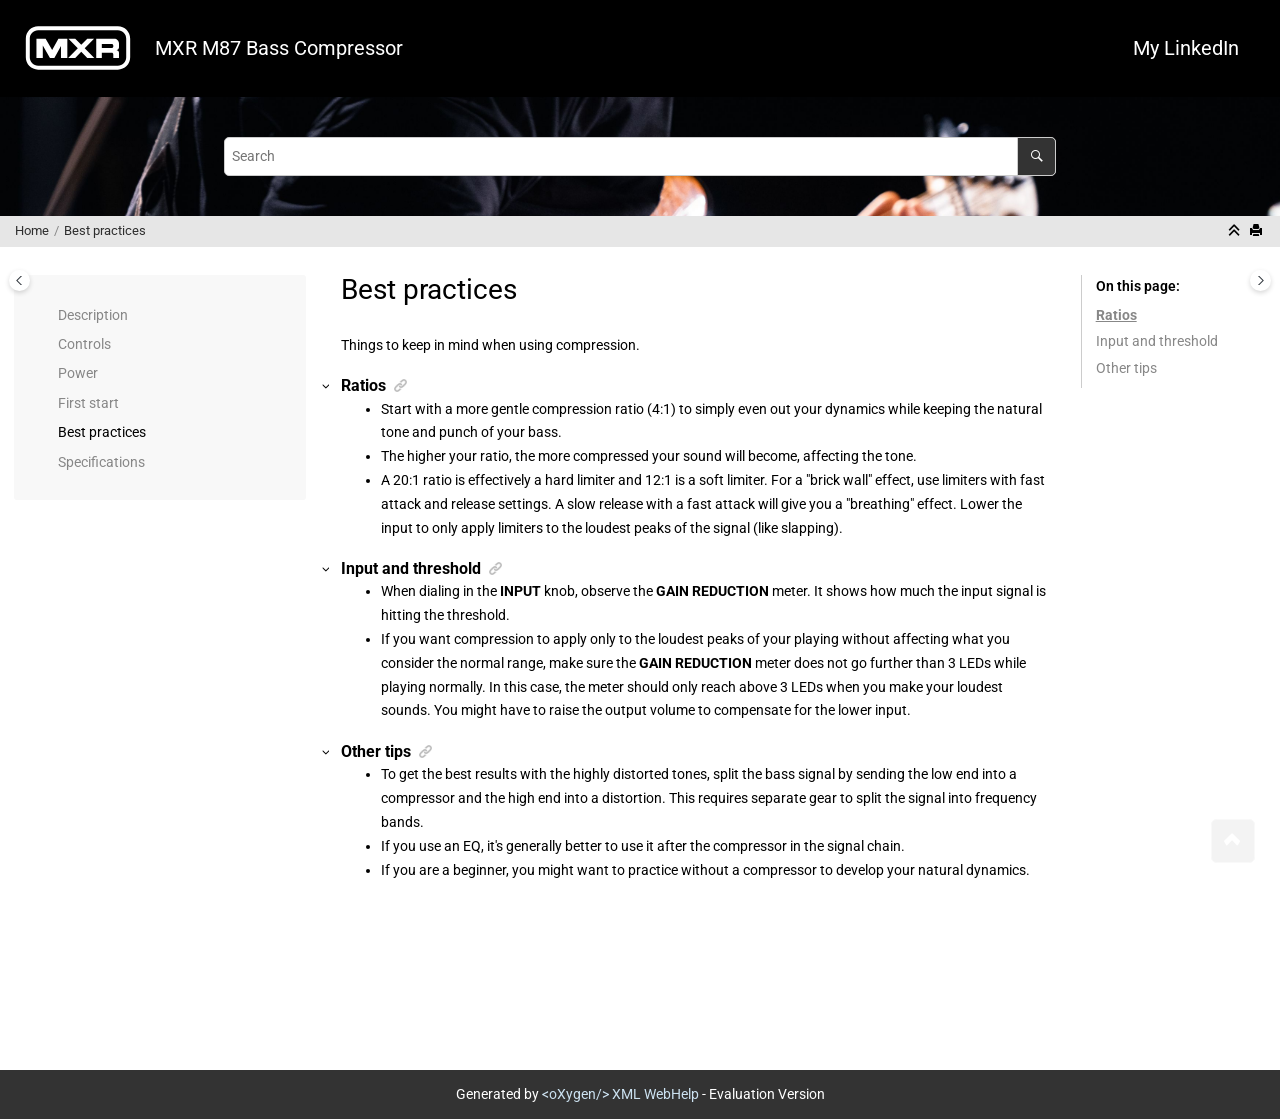
<file: webhelp-responsive/best_practices.html>
<!DOCTYPE html><html xmlns="http://www.w3.org/1999/xhtml" xml:lang="en" lang="en" data-whc_version="28.1">
    <head><link rel="shortcut icon" href="favicon.svg?buildId=20260828114402"/><link rel="icon" href="favicon.svg?buildId=20260828114402"/><meta http-equiv="Content-Type" content="text/html; charset=UTF-8"/><meta name="viewport" content="width=device-width, initial-scale=1.0"/><meta http-equiv="X-UA-Compatible" content="IE=edge"/><meta name="DC.rights.owner" content="(C) Copyright 2026"/><meta name="copyright" content="(C) Copyright 2026"/><meta name="generator" content="DITA-OT"/><meta name="DC.type" content="topic"/><meta name="description" content="Things to keep in mind when using compression."/><meta name="DC.format" content="HTML5"/><meta name="DC.identifier" content="best_practices"/>        
      <title>Best practices</title><!--  Generated with Oxygen version 28.1, build number 2026061900.  --><meta name="wh-path2root" content=""/><meta name="wh-toc-id" content="best_practices-d178e62"/><meta name="wh-source-relpath" content="best_practices.dita"/><meta name="wh-out-relpath" content="best_practices.html"/>
    <link rel="stylesheet" type="text/css" href="./oxygen-webhelp/app/bootstrap.css?buildId=2026061900"/>
    <link rel="stylesheet" type="text/css" href="./oxygen-webhelp/app/jquery-ui.css?buildId=2026061900"/>
        
    <link rel="stylesheet" type="text/css" href="./oxygen-webhelp/app/topic.css?buildId=2026061900"/>
<link rel="stylesheet" type="text/css" href="oxygen-webhelp/template/oxygen-red.css?buildId=20260828114402"/><link rel="stylesheet" type="text/css" href="oxygen-webhelp/template/notes.css?buildId=20260828114402"/>
    <script src="./oxygen-webhelp/app/options/properties.js?buildId=20260828114402"></script>
    <script src="./oxygen-webhelp/app/themes.js?buildId=20260828114402"></script>
    <script src="./oxygen-webhelp/app/localization/strings.js?buildId=2026061900"></script>
    <script src="./oxygen-webhelp/app/search/index/keywords.js?buildId=20260828114402"></script>
    
    <script defer="defer" src="./oxygen-webhelp/app/jquery.js?buildId=2026061900"></script>
    <script defer="defer" src="./oxygen-webhelp/app/jquery-ui.js?buildId=2026061900"></script>
    <script defer="defer" src="./oxygen-webhelp/app/jquery-bootpag.js?buildId=2026061900"></script>
    <script defer="defer" src="./oxygen-webhelp/app/jquery-highlight.js?buildId=2026061900"></script>
    <script defer="defer" src="./oxygen-webhelp/app/popperjs-core.js?buildId=2026061900"></script>
    <script defer="defer" src="./oxygen-webhelp/app/bootstrap.js?buildId=2026061900"></script>
    <script defer="defer" src="./oxygen-webhelp/app/dompurify.js?buildId=2026061900"></script>
    <script defer="defer" src="./oxygen-webhelp/app/image-map.js?buildId=2026061900"></script>
    <script defer="defer" src="./oxygen-webhelp/app/maphilight.js?buildId=2026061900"></script>

    <script defer="defer" src="./oxygen-webhelp/app/topic.js?buildId=2026061900"></script>
<link rel="stylesheet" type="text/css" href="webhelp-custom.css"/></head>

    <body id="best_practices" class="wh_topic_page frmBody">
        <a class="visually-hidden-focusable" id="wh_jump_to_content" href="#wh_topic_body">
            Jump to main content
        </a>
        
        
        
        
        <header class="navbar navbar-default wh_header">
    <div class="container-fluid navbar-expand-md">
        <div class="wh_header_flex_container navbar-nav navbar-dark">
            <div class="wh_logo_and_publication_title_container">
                <div class="wh_logo_and_publication_title">
                    
                    <a href="https://www.jimdunlop.com/products/electronics/mxr/" class=" wh_logo d-none d-sm-block " target="_blank" rel="noopener"><img src="mxr-logo.svg?buildId=20260828114402" alt="MXR M87 Bass Compressor"/></a>
                    <div class=" wh_publication_title "><a href="index.html"><span class="title">MXR M87 Bass Compressor</span></a></div>
                    
                </div>
                
                <button type="button" data-bs-target="#wh_top_menu_and_indexterms_link" id="wh_menu_mobile_button" data-bs-toggle="collapse" class="navbar-toggler collapsed wh_toggle_button" aria-expanded="false" aria-label="Toggle menu" aria-controls="wh_top_menu_and_indexterms_link">
                    <span class="navbar-toggler-icon"></span>
                </button>
            </div>

            <div class="wh_top_menu_and_indexterms_link collapse navbar-collapse" id="wh_top_menu_and_indexterms_link">
                
                <nav class=" wh_top_menu " aria-label="Menu Container"><ul role="menubar" aria-label="Menu"><li role="menuitem"><span id="description-d178e13-mi" data-tocid="description-d178e13" data-state="leaf" class=" topicref " data-id="description"><span class="title"><a href="description.html">Description</a></span></span></li><li role="menuitem"><span id="controls-d178e25-mi" data-tocid="controls-d178e25" data-state="leaf" class=" topicref " data-id="controls"><span class="title"><a href="controls.html">Controls</a></span></span></li><li role="menuitem"><span id="power-d178e37-mi" data-tocid="power-d178e37" data-state="leaf" class=" topicref " data-id="power"><span class="title"><a href="power.html">Power</a></span></span></li><li role="menuitem"><span id="first_start-d178e49-mi" data-tocid="first_start-d178e49" data-state="leaf" class=" topicref " data-id="first_start"><span class="title"><a href="first_start.html">First start</a></span></span></li><li role="menuitem"><span id="best_practices-d178e62-mi" data-tocid="best_practices-d178e62" data-state="leaf" class=" topicref " data-id="best_practices"><span class="title"><a href="best_practices.html">Best practices</a></span></span></li><li role="menuitem"><span id="specifications-d178e74-mi" data-tocid="specifications-d178e74" data-state="leaf" class=" topicref " data-id="specifications"><span class="title"><a href="specifications.html">Specifications</a></span></span></li></ul></nav>
                
                
                <div class="custom-header-link">
    <a href="https://www.linkedin.com/in/lev-pullynen/">My LinkedIn</a>
</div>
            </div>
        </div>
    </div>
</header>
        
        
         
        
        <div class=" wh_search_input navbar-form wh_topic_page_search search " role="form">
            
            
            
            <form id="searchForm" method="get" role="search" action="search.html"><div><input type="search" placeholder="Search " class="wh_search_textfield" id="textToSearch" name="searchQuery" aria-label="Search query" required="required"/><button type="submit" class="wh_search_button" aria-label="Search"><span class="search_input_text">Search</span></button></div></form>
            
            
            
        </div>
        
        <div class="container-fluid navbar-expand-md" id="wh_topic_container">
            <div class="row">

                <nav class="wh_tools d-print-none" aria-label="Tools">
                    
                    <div data-tooltip-position="bottom" class=" wh_breadcrumb "><ol class="d-print-none"><li><span class="home"><a href="index.html"><span>Home</span></a></span></li><li class="active"><div class="topicref" data-id="best_practices"><div class="title"><a href="best_practices.html">Best practices</a><div class="wh-tooltip"><p class="shortdesc">Things to keep in mind when using compression.</p></div></div></div></li></ol></div>
                    
                    
                    
                    <div class="wh_right_tools">
                        <button class="wh_hide_highlight" aria-label="Toggle search highlights" title="Toggle search highlights"></button>
                        <button class="webhelp_full_width_link" data-next-state="expanded" aria-label="Maximize to full width" title="Maximize to full width"></button>
                        <button class="webhelp_expand_collapse_sections" data-next-state="collapsed" aria-label="Collapse sections" title="Collapse sections"></button>
                        
                        
                        
                        
                        <div class=" wh_print_link print d-none d-md-inline-block "><button onClick="window.print()" title="Print this page" aria-label="Print this page"></button></div>
                        
                        
                        <button type="button" id="wh_toc_button" class="custom-toggler navbar-toggler collapsed wh_toggle_button navbar-light" aria-expanded="false" aria-label="Toggle publishing table of content" aria-controls="wh_publication_toc">
                            <span class="navbar-toggler-icon"></span>
                        </button>
                    </div>
                    
                </nav>
            </div>
            
            
            
            
            <div class="wh_content_area">
                <div class="row">
                    
                        <nav class="col-xxl-3 col-lg-3 col-md-3 col-sm-12 d-md-block d-none d-print-none" id="wh_publication_toc" aria-label="Table of Contents Container">
                            <div id="wh_publication_toc_content">
	                            <button id="wh_close_publication_toc_button" class="close-toc-button d-none" aria-label="Toggle publishing table of content" aria-controls="wh_publication_toc" aria-expanded="true">
		                            <span class="close-toc-icon-container">
		                                <span class="close-toc-icon"></span>     
		                            </span>
		                        </button>
		                        
                            	<div class=" wh_publication_toc " data-tooltip-position="bottom"><span class="expand-button-action-labels"><span id="button-expand-action" role="button" aria-label="Expand"></span><span id="button-collapse-action" role="button" aria-label="Collapse"></span><span id="button-pending-action" role="button" aria-label="Pending"></span></span><ul role="tree" aria-label="Table of Contents"><li role="treeitem"><div data-tocid="description-d178e13" class="topicref" data-id="description" data-state="leaf"><span class="wh-expand-btn"></span><div class="title"><a href="description.html" id="description-d178e13-link">Description</a><div class="wh-tooltip"><p class="shortdesc">MXR M87 Bass Compressor is a compressor pedal for bass guitar.</p></div></div></div></li><li role="treeitem"><div data-tocid="controls-d178e25" class="topicref" data-id="controls" data-state="leaf"><span class="wh-expand-btn"></span><div class="title"><a href="controls.html" id="controls-d178e25-link">Controls</a><div class="wh-tooltip"><p class="shortdesc">Use the pedal’s control knobs to shape how your signal is compressed. </p></div></div></div></li><li role="treeitem"><div data-tocid="power-d178e37" class="topicref" data-id="power" data-state="leaf"><span class="wh-expand-btn"></span><div class="title"><a href="power.html" id="power-d178e37-link">Power</a><div class="wh-tooltip"><p class="shortdesc">The pedal requires 9V DC power to operate.</p></div></div></div></li><li role="treeitem"><div data-tocid="first_start-d178e49" class="topicref" data-id="first_start" data-state="leaf"><span class="wh-expand-btn"></span><div class="title"><a href="first_start.html" id="first_start-d178e49-link">First start</a><div class="wh-tooltip"><p class="shortdesc">This is a basic workflow with the compressor as your only pedal. </p></div></div></div></li><li role="treeitem" class="active"><div data-tocid="best_practices-d178e62" class="topicref" data-id="best_practices" data-state="leaf"><span class="wh-expand-btn"></span><div class="title"><a href="best_practices.html" id="best_practices-d178e62-link">Best practices</a><div class="wh-tooltip"><p class="shortdesc">Things to keep in mind when using compression.</p></div></div></div></li><li role="treeitem"><div data-tocid="specifications-d178e74" class="topicref" data-id="specifications" data-state="leaf"><span class="wh-expand-btn"></span><div class="title"><a href="specifications.html" id="specifications-d178e74-link">Specifications</a><div class="wh-tooltip"><p class="shortdesc">The list of technical details of the MXR M87 Bass Compressor.</p></div></div></div></li></ul></div>
		                        
                            </div>
                        </nav>
                    
                    
                    <div class="col-xxl-7 col-lg-7 col-md-9 col-sm-12" id="wh_topic_body">
                        
                        <div class=" wh_topic_content body "><main role="main"><article class="- topic/topic topic" role="article" aria-labelledby="ariaid-title1">
    <h1 class="- topic/title title topictitle1" id="ariaid-title1">Best practices</h1>
    
    <div class="- topic/body body"><p class="- topic/shortdesc shortdesc">Things to keep in mind when using compression.</p>
        <section class="- topic/section section" id="best_practices__section_r1l_fhs_3kc" data-ofbid="best_practices__section_r1l_fhs_3kc"><h2 class="- topic/title title sectiontitle">Ratios</h2>
            
            <ul class="- topic/ul ul" id="best_practices__ul_vxv_dhs_3kc" data-ofbid="best_practices__ul_vxv_dhs_3kc">
                <li class="- topic/li li">Start with a more gentle compression ratio (4:1) to simply even out your
                    dynamics while keeping the natural tone and punch of your bass.</li>
                <li class="- topic/li li">The higher your ratio, the more compressed your sound will become, affecting the
                    tone. </li>
                <li class="- topic/li li">A 20:1 ratio is effectively a hard limiter and 12:1 is a soft limiter. For a
                    "brick wall" effect, use limiters with fast attack and release settings. A slow
                    release with a fast attack will give you a "breathing" effect. Lower the input
                    to only apply limiters to the loudest peaks of the signal (like slapping).</li>
            </ul>
        </section>
        <section class="- topic/section section" id="best_practices__section_pmq_yvs_3kc" data-ofbid="best_practices__section_pmq_yvs_3kc"><h2 class="- topic/title title sectiontitle">Input and threshold</h2>
            
            <ul class="- topic/ul ul" id="best_practices__ul_cjy_zvs_3kc" data-ofbid="best_practices__ul_cjy_zvs_3kc">
                <li class="- topic/li li">When dialing in the <span class="+ topic/ph ui-d/uicontrol ph uicontrol">INPUT</span> knob, observe the <span class="+ topic/ph ui-d/uicontrol ph uicontrol">GAIN REDUCTION</span> meter.
                    It shows how much the input signal is hitting the threshold.</li>
                <li class="- topic/li li">If you want compression to apply only to the loudest peaks of your playing
                    without affecting what you consider the normal range, make sure the
                        <span class="+ topic/ph ui-d/uicontrol ph uicontrol">GAIN REDUCTION</span> meter does not go further than 3 LEDs
                    while playing normally. In this case, the meter should only reach above 3 LEDs
                    when you make your loudest sounds. You might have to raise the output volume to
                    compensate for the lower input.</li>
            </ul>
        </section>
        <section class="- topic/section section" id="best_practices__section_jtn_txs_3kc" data-ofbid="best_practices__section_jtn_txs_3kc"><h2 class="- topic/title title sectiontitle">Other tips</h2>
            
            <ul class="- topic/ul ul" id="best_practices__ul_kbk_5xs_3kc" data-ofbid="best_practices__ul_kbk_5xs_3kc">
                <li class="- topic/li li">To get the best results with the highly distorted tones, split the bass signal
                    by sending the low end into a compressor and the high end into a distortion.
                    This requires separate gear to split the signal into frequency bands.</li>
                <li class="- topic/li li">If you use an EQ, it's generally better to use it after the compressor in the
                    signal chain.</li>
                <li class="- topic/li li">If you are a beginner, you might want to practice without a compressor to
                    develop your natural dynamics.</li>
            </ul>
        </section>
    </div>
</article></main></div>
                        
                        
                        
                        
                        
                        
                    </div>
                    
                        <nav role="navigation" id="wh_topic_toc" aria-label="On this page" class="col-xxl-2 col-lg-2 d-none d-lg-block navbar d-print-none"> 
                            <div id="wh_topic_toc_content">
              	                <button id="wh_close_topic_toc_button" class="close-toc-button d-none" aria-label="Toggle topic table of content" aria-controls="wh_topic_toc" aria-expanded="true">
		                            <span class="close-toc-icon-container">
		                                <span class="close-toc-icon"></span>     
		                            </span>
		                        </button>
		                        
	                            <div class=" wh_topic_toc "><div class="wh_topic_label">On this page</div><ul><li class="section-item"><div class="section-title"><a href="#best_practices__section_r1l_fhs_3kc" data-tocid="best_practices__section_r1l_fhs_3kc">Ratios</a></div></li><li class="section-item"><div class="section-title"><a href="#best_practices__section_pmq_yvs_3kc" data-tocid="best_practices__section_pmq_yvs_3kc">Input and threshold</a></div></li><li class="section-item"><div class="section-title"><a href="#best_practices__section_jtn_txs_3kc" data-tocid="best_practices__section_jtn_txs_3kc">Other tips</a></div></li></ul></div>
	                        	
                        	</div>
                        </nav>
                    
                </div>
            </div>
            
            
            
        </div> 
        <footer class="navbar navbar-default wh_footer">
  <div class=" footer-container mx-auto ">
    Generated by <a class="oxyFooter" href="http://www.oxygenxml.com/xml_webhelp.html" target="_blank" rel="noopener">&lt;oXygen/&gt; XML WebHelp</a> - Evaluation Version
  </div>
</footer>
        
        <button id="go2top" class="d-print-none" title="Go to top">
            <span class="oxy-icon oxy-icon-up"></span>
        </button>
        
        <div id="modal_img_large" class="modal">
            <span class="close oxy-icon oxy-icon-remove"></span>
            <div id="modal_img_container"></div>
            <div id="caption"></div>
        </div>
        
        
        
    </body>
</html>
</file>
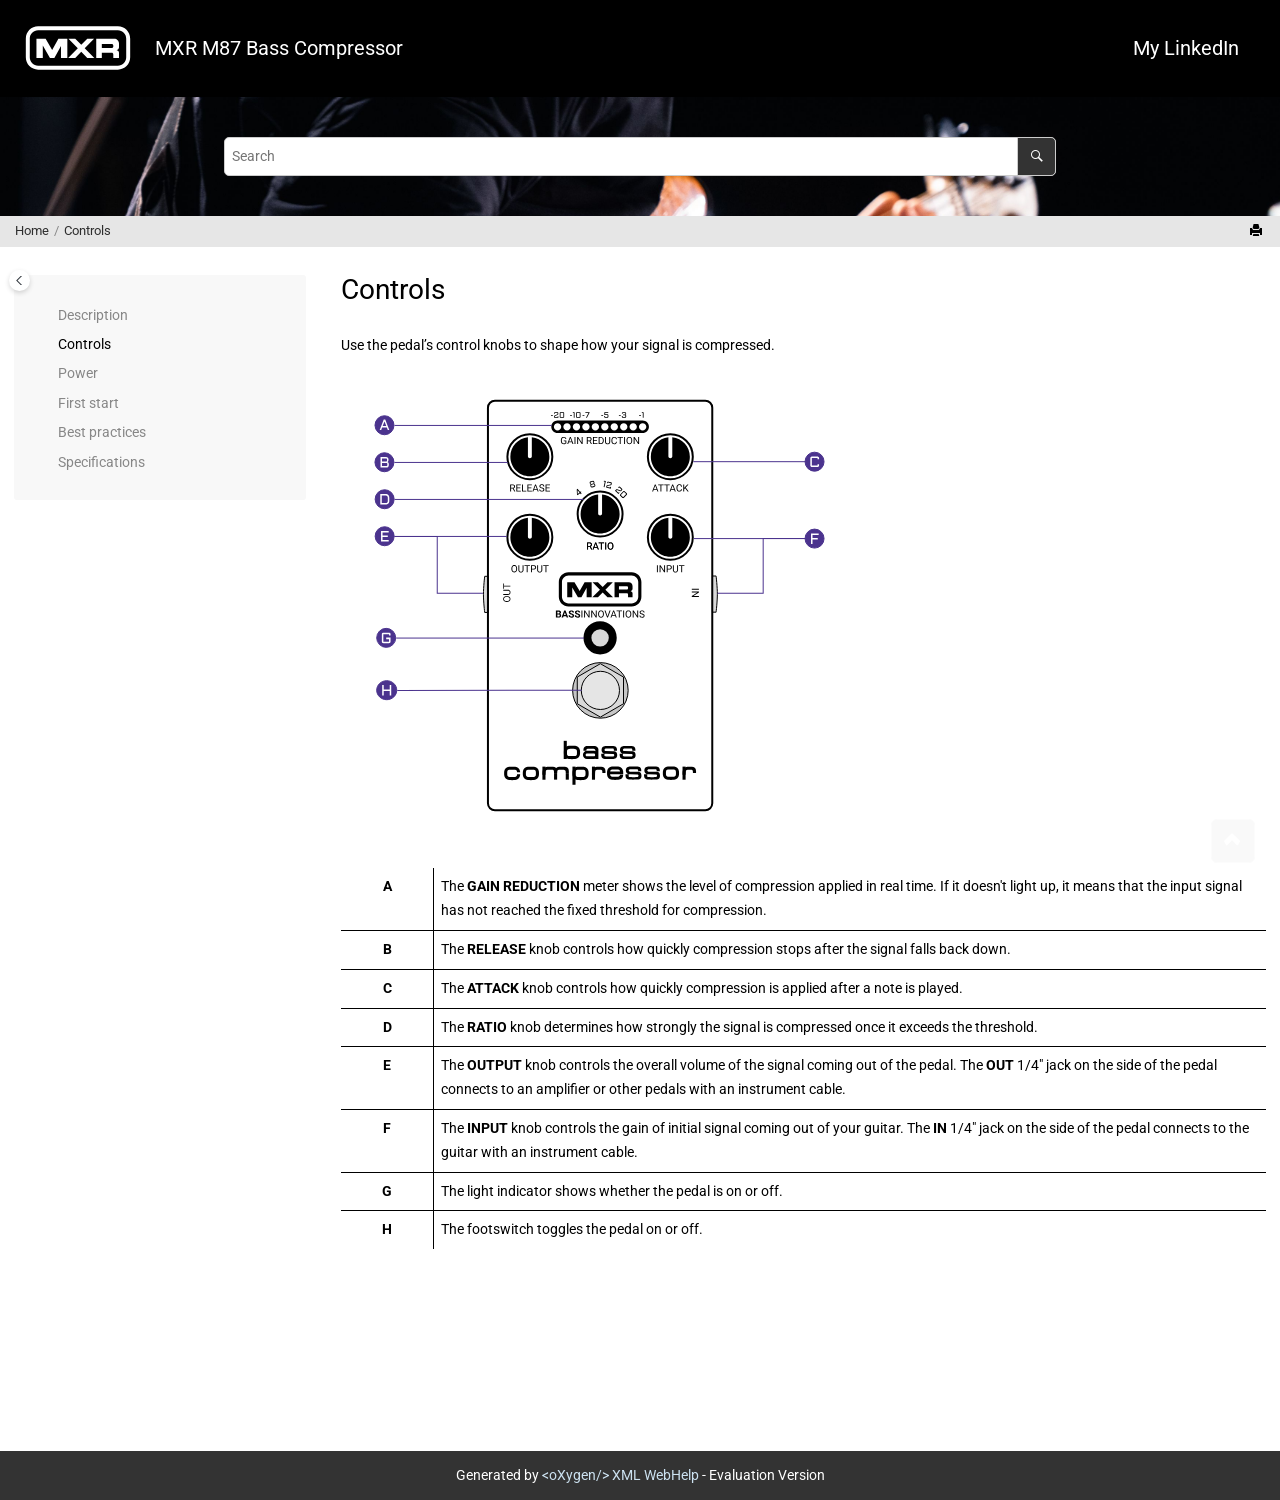
<file: webhelp-responsive/controls.html>
<!DOCTYPE html><html xmlns="http://www.w3.org/1999/xhtml" xml:lang="en" lang="en" data-whc_version="28.1">
    <head><link rel="shortcut icon" href="favicon.svg?buildId=20260828114402"/><link rel="icon" href="favicon.svg?buildId=20260828114402"/><meta http-equiv="Content-Type" content="text/html; charset=UTF-8"/><meta name="viewport" content="width=device-width, initial-scale=1.0"/><meta http-equiv="X-UA-Compatible" content="IE=edge"/><meta name="DC.rights.owner" content="(C) Copyright 2026"/><meta name="copyright" content="(C) Copyright 2026"/><meta name="generator" content="DITA-OT"/><meta name="DC.type" content="reference"/><meta name="description" content="Use the pedal’s control knobs to shape how your signal is compressed."/><meta name="DC.format" content="HTML5"/><meta name="DC.identifier" content="controls"/>        
      <title>Controls</title><!--  Generated with Oxygen version 28.1, build number 2026061900.  --><meta name="wh-path2root" content=""/><meta name="wh-toc-id" content="controls-d178e25"/><meta name="wh-source-relpath" content="controls.dita"/><meta name="wh-out-relpath" content="controls.html"/>
    <link rel="stylesheet" type="text/css" href="./oxygen-webhelp/app/bootstrap.css?buildId=2026061900"/>
    <link rel="stylesheet" type="text/css" href="./oxygen-webhelp/app/jquery-ui.css?buildId=2026061900"/>
        
    <link rel="stylesheet" type="text/css" href="./oxygen-webhelp/app/topic.css?buildId=2026061900"/>
<link rel="stylesheet" type="text/css" href="oxygen-webhelp/template/oxygen-red.css?buildId=20260828114402"/><link rel="stylesheet" type="text/css" href="oxygen-webhelp/template/notes.css?buildId=20260828114402"/>
    <script src="./oxygen-webhelp/app/options/properties.js?buildId=20260828114402"></script>
    <script src="./oxygen-webhelp/app/themes.js?buildId=20260828114402"></script>
    <script src="./oxygen-webhelp/app/localization/strings.js?buildId=2026061900"></script>
    <script src="./oxygen-webhelp/app/search/index/keywords.js?buildId=20260828114402"></script>
    
    <script defer="defer" src="./oxygen-webhelp/app/jquery.js?buildId=2026061900"></script>
    <script defer="defer" src="./oxygen-webhelp/app/jquery-ui.js?buildId=2026061900"></script>
    <script defer="defer" src="./oxygen-webhelp/app/jquery-bootpag.js?buildId=2026061900"></script>
    <script defer="defer" src="./oxygen-webhelp/app/jquery-highlight.js?buildId=2026061900"></script>
    <script defer="defer" src="./oxygen-webhelp/app/popperjs-core.js?buildId=2026061900"></script>
    <script defer="defer" src="./oxygen-webhelp/app/bootstrap.js?buildId=2026061900"></script>
    <script defer="defer" src="./oxygen-webhelp/app/dompurify.js?buildId=2026061900"></script>
    <script defer="defer" src="./oxygen-webhelp/app/image-map.js?buildId=2026061900"></script>
    <script defer="defer" src="./oxygen-webhelp/app/maphilight.js?buildId=2026061900"></script>

    <script defer="defer" src="./oxygen-webhelp/app/topic.js?buildId=2026061900"></script>
<link rel="stylesheet" type="text/css" href="webhelp-custom.css"/></head>

    <body id="controls" class="wh_topic_page frmBody">
        <a class="visually-hidden-focusable" id="wh_jump_to_content" href="#wh_topic_body">
            Jump to main content
        </a>
        
        
        
        
        <header class="navbar navbar-default wh_header">
    <div class="container-fluid navbar-expand-md">
        <div class="wh_header_flex_container navbar-nav navbar-dark">
            <div class="wh_logo_and_publication_title_container">
                <div class="wh_logo_and_publication_title">
                    
                    <a href="https://www.jimdunlop.com/products/electronics/mxr/" class=" wh_logo d-none d-sm-block " target="_blank" rel="noopener"><img src="mxr-logo.svg?buildId=20260828114402" alt="MXR M87 Bass Compressor"/></a>
                    <div class=" wh_publication_title "><a href="index.html"><span class="title">MXR M87 Bass Compressor</span></a></div>
                    
                </div>
                
                <button type="button" data-bs-target="#wh_top_menu_and_indexterms_link" id="wh_menu_mobile_button" data-bs-toggle="collapse" class="navbar-toggler collapsed wh_toggle_button" aria-expanded="false" aria-label="Toggle menu" aria-controls="wh_top_menu_and_indexterms_link">
                    <span class="navbar-toggler-icon"></span>
                </button>
            </div>

            <div class="wh_top_menu_and_indexterms_link collapse navbar-collapse" id="wh_top_menu_and_indexterms_link">
                
                <nav class=" wh_top_menu " aria-label="Menu Container"><ul role="menubar" aria-label="Menu"><li role="menuitem"><span id="description-d178e13-mi" data-tocid="description-d178e13" data-state="leaf" class=" topicref " data-id="description"><span class="title"><a href="description.html">Description</a></span></span></li><li role="menuitem"><span id="controls-d178e25-mi" data-tocid="controls-d178e25" data-state="leaf" class=" topicref " data-id="controls"><span class="title"><a href="controls.html">Controls</a></span></span></li><li role="menuitem"><span id="power-d178e37-mi" data-tocid="power-d178e37" data-state="leaf" class=" topicref " data-id="power"><span class="title"><a href="power.html">Power</a></span></span></li><li role="menuitem"><span id="first_start-d178e49-mi" data-tocid="first_start-d178e49" data-state="leaf" class=" topicref " data-id="first_start"><span class="title"><a href="first_start.html">First start</a></span></span></li><li role="menuitem"><span id="best_practices-d178e62-mi" data-tocid="best_practices-d178e62" data-state="leaf" class=" topicref " data-id="best_practices"><span class="title"><a href="best_practices.html">Best practices</a></span></span></li><li role="menuitem"><span id="specifications-d178e74-mi" data-tocid="specifications-d178e74" data-state="leaf" class=" topicref " data-id="specifications"><span class="title"><a href="specifications.html">Specifications</a></span></span></li></ul></nav>
                
                
                <div class="custom-header-link">
    <a href="https://www.linkedin.com/in/lev-pullynen/">My LinkedIn</a>
</div>
            </div>
        </div>
    </div>
</header>
        
        
         
        
        <div class=" wh_search_input navbar-form wh_topic_page_search search " role="form">
            
            
            
            <form id="searchForm" method="get" role="search" action="search.html"><div><input type="search" placeholder="Search " class="wh_search_textfield" id="textToSearch" name="searchQuery" aria-label="Search query" required="required"/><button type="submit" class="wh_search_button" aria-label="Search"><span class="search_input_text">Search</span></button></div></form>
            
            
            
        </div>
        
        <div class="container-fluid navbar-expand-md" id="wh_topic_container">
            <div class="row">

                <nav class="wh_tools d-print-none" aria-label="Tools">
                    
                    <div data-tooltip-position="bottom" class=" wh_breadcrumb "><ol class="d-print-none"><li><span class="home"><a href="index.html"><span>Home</span></a></span></li><li class="active"><div class="topicref" data-id="controls"><div class="title"><a href="controls.html">Controls</a><div class="wh-tooltip"><p class="shortdesc">Use the pedal’s control knobs to shape how your signal is compressed. </p></div></div></div></li></ol></div>
                    
                    
                    
                    <div class="wh_right_tools">
                        <button class="wh_hide_highlight" aria-label="Toggle search highlights" title="Toggle search highlights"></button>
                        <button class="webhelp_full_width_link" data-next-state="expanded" aria-label="Maximize to full width" title="Maximize to full width"></button>
                        <button class="webhelp_expand_collapse_sections" data-next-state="collapsed" aria-label="Collapse sections" title="Collapse sections"></button>
                        
                        
                        
                        
                        <div class=" wh_print_link print d-none d-md-inline-block "><button onClick="window.print()" title="Print this page" aria-label="Print this page"></button></div>
                        
                        
                        <button type="button" id="wh_toc_button" class="custom-toggler navbar-toggler collapsed wh_toggle_button navbar-light" aria-expanded="false" aria-label="Toggle publishing table of content" aria-controls="wh_publication_toc">
                            <span class="navbar-toggler-icon"></span>
                        </button>
                    </div>
                    
                </nav>
            </div>
            
            
            
            
            <div class="wh_content_area">
                <div class="row">
                    
                        <nav class="col-xxl-3 col-lg-3 col-md-3 col-sm-12 d-md-block d-none d-print-none" id="wh_publication_toc" aria-label="Table of Contents Container">
                            <div id="wh_publication_toc_content">
	                            <button id="wh_close_publication_toc_button" class="close-toc-button d-none" aria-label="Toggle publishing table of content" aria-controls="wh_publication_toc" aria-expanded="true">
		                            <span class="close-toc-icon-container">
		                                <span class="close-toc-icon"></span>     
		                            </span>
		                        </button>
		                        
                            	<div class=" wh_publication_toc " data-tooltip-position="bottom"><span class="expand-button-action-labels"><span id="button-expand-action" role="button" aria-label="Expand"></span><span id="button-collapse-action" role="button" aria-label="Collapse"></span><span id="button-pending-action" role="button" aria-label="Pending"></span></span><ul role="tree" aria-label="Table of Contents"><li role="treeitem"><div data-tocid="description-d178e13" class="topicref" data-id="description" data-state="leaf"><span class="wh-expand-btn"></span><div class="title"><a href="description.html" id="description-d178e13-link">Description</a><div class="wh-tooltip"><p class="shortdesc">MXR M87 Bass Compressor is a compressor pedal for bass guitar.</p></div></div></div></li><li role="treeitem" class="active"><div data-tocid="controls-d178e25" class="topicref" data-id="controls" data-state="leaf"><span class="wh-expand-btn"></span><div class="title"><a href="controls.html" id="controls-d178e25-link">Controls</a><div class="wh-tooltip"><p class="shortdesc">Use the pedal’s control knobs to shape how your signal is compressed. </p></div></div></div></li><li role="treeitem"><div data-tocid="power-d178e37" class="topicref" data-id="power" data-state="leaf"><span class="wh-expand-btn"></span><div class="title"><a href="power.html" id="power-d178e37-link">Power</a><div class="wh-tooltip"><p class="shortdesc">The pedal requires 9V DC power to operate.</p></div></div></div></li><li role="treeitem"><div data-tocid="first_start-d178e49" class="topicref" data-id="first_start" data-state="leaf"><span class="wh-expand-btn"></span><div class="title"><a href="first_start.html" id="first_start-d178e49-link">First start</a><div class="wh-tooltip"><p class="shortdesc">This is a basic workflow with the compressor as your only pedal. </p></div></div></div></li><li role="treeitem"><div data-tocid="best_practices-d178e62" class="topicref" data-id="best_practices" data-state="leaf"><span class="wh-expand-btn"></span><div class="title"><a href="best_practices.html" id="best_practices-d178e62-link">Best practices</a><div class="wh-tooltip"><p class="shortdesc">Things to keep in mind when using compression.</p></div></div></div></li><li role="treeitem"><div data-tocid="specifications-d178e74" class="topicref" data-id="specifications" data-state="leaf"><span class="wh-expand-btn"></span><div class="title"><a href="specifications.html" id="specifications-d178e74-link">Specifications</a><div class="wh-tooltip"><p class="shortdesc">The list of technical details of the MXR M87 Bass Compressor.</p></div></div></div></li></ul></div>
		                        
                            </div>
                        </nav>
                    
                    
                    <div class="col-xxl-9 col-lg-9 col-md-9 col-sm-12" id="wh_topic_body">
                        
                        <div class=" wh_topic_content body "><main role="main"><article class="- topic/topic       reference/reference topic reference" role="article" aria-labelledby="ariaid-title1">
    <h1 class="- topic/title title topictitle1" id="ariaid-title1">Controls</h1>
    
    <div class="- topic/body reference/refbody body refbody"><p class="- topic/shortdesc shortdesc">Use the pedal’s control knobs to shape how your signal is compressed. </p><section class="- topic/section section">
        <div class="- topic/div div side-by-side">
            <figure class="- topic/fig fig fignone" id="controls__controls" data-ofbid="controls__controls">
                    
                    <img class="- topic/image image" id="controls__image_mdr_dhf_3kc" src="images/controls.svg" alt="M87 Bass Compressor Controls"/>
                <figcaption data-caption-side="bottom" class="- topic/title title figcap"><span class="figtitleprefix fig--title-label">Figure<span class="fig--title-label-number"> 1</span><span class="fig--title-label-punctuation">. </span></span><span class="fig--title">M87 Bass Compressor controls</span></figcaption></figure>
            <div class="- topic/p p">
                <div class="simpletable-container"><table class="- topic/simpletable simpletable frame-none" id="controls__simpletable_xh1_2xg_3kc" data-ofbid="controls__simpletable_xh1_2xg_3kc"><colgroup><col style="width:10%"/><col style="width:90%"/></colgroup><tbody><tr class="- topic/strow strow">
                        <th class="- topic/stentry stentry">A</th>
                        <td class="- topic/stentry stentry">The <span class="+ topic/ph ui-d/uicontrol ph uicontrol">GAIN REDUCTION</span> meter shows the level of compression
                                applied in real time. If it doesn't light up, it means that the
                                input signal has not reached the fixed threshold for
                                compression.</td>
                    </tr><tr class="- topic/strow strow">
                        <th class="- topic/stentry stentry">B</th>
                        <td class="- topic/stentry stentry">The <span class="+ topic/ph ui-d/uicontrol ph uicontrol">RELEASE</span> knob controls how quickly compression stops
                            after the signal falls back down.</td>
                    </tr><tr class="- topic/strow strow">
                        <th class="- topic/stentry stentry">C</th>
                        <td class="- topic/stentry stentry">The <span class="+ topic/ph ui-d/uicontrol ph uicontrol">ATTACK</span> knob controls how quickly compression is applied
                            after a note is played.</td>
                    </tr><tr class="- topic/strow strow">
                        <th class="- topic/stentry stentry">D</th>
                        <td class="- topic/stentry stentry">The <span class="+ topic/ph ui-d/uicontrol ph uicontrol">RATIO</span> knob determines how strongly the
                                signal is compressed once it exceeds the threshold. </td>
                    </tr><tr class="- topic/strow strow">
                        <th class="- topic/stentry stentry">E</th>
                        <td class="- topic/stentry stentry">The <span class="+ topic/ph ui-d/uicontrol ph uicontrol">OUTPUT</span> knob controls the overall volume of the signal
                            coming out of the pedal. The <span class="+ topic/ph ui-d/uicontrol ph uicontrol">OUT</span> 1/4" jack on the side of the
                            pedal connects to an amplifier or other pedals with an instrument
                            cable.</td>
                    </tr><tr class="- topic/strow strow">
                        <th class="- topic/stentry stentry">F</th>
                        <td class="- topic/stentry stentry">The <span class="+ topic/ph ui-d/uicontrol ph uicontrol">INPUT</span> knob controls the gain of initial signal coming
                                out of your guitar. The <span class="+ topic/ph ui-d/uicontrol ph uicontrol">IN</span> 1/4" jack on the side of the pedal
                                connects to the guitar with an instrument cable.</td>
                    </tr><tr class="- topic/strow strow">
                        <th class="- topic/stentry stentry">G</th>
                        <td class="- topic/stentry stentry">The light indicator shows whether the pedal is on or off.</td>
                    </tr><tr class="- topic/strow strow">
                        <th class="- topic/stentry stentry">H</th>
                        <td class="- topic/stentry stentry">The footswitch toggles the pedal on or off. </td>
                    </tr></tbody></table></div>
            </div>
            
        </div>
    </section></div>
</article></main></div>
                        
                        
                        
                        
                        
                        
                    </div>
                    
                </div>
            </div>
            
            
            
        </div> 
        <footer class="navbar navbar-default wh_footer">
  <div class=" footer-container mx-auto ">
    Generated by <a class="oxyFooter" href="http://www.oxygenxml.com/xml_webhelp.html" target="_blank" rel="noopener">&lt;oXygen/&gt; XML WebHelp</a> - Evaluation Version
  </div>
</footer>
        
        <button id="go2top" class="d-print-none" title="Go to top">
            <span class="oxy-icon oxy-icon-up"></span>
        </button>
        
        <div id="modal_img_large" class="modal">
            <span class="close oxy-icon oxy-icon-remove"></span>
            <div id="modal_img_container"></div>
            <div id="caption"></div>
        </div>
        
        
        
    </body>
</html>
</file>
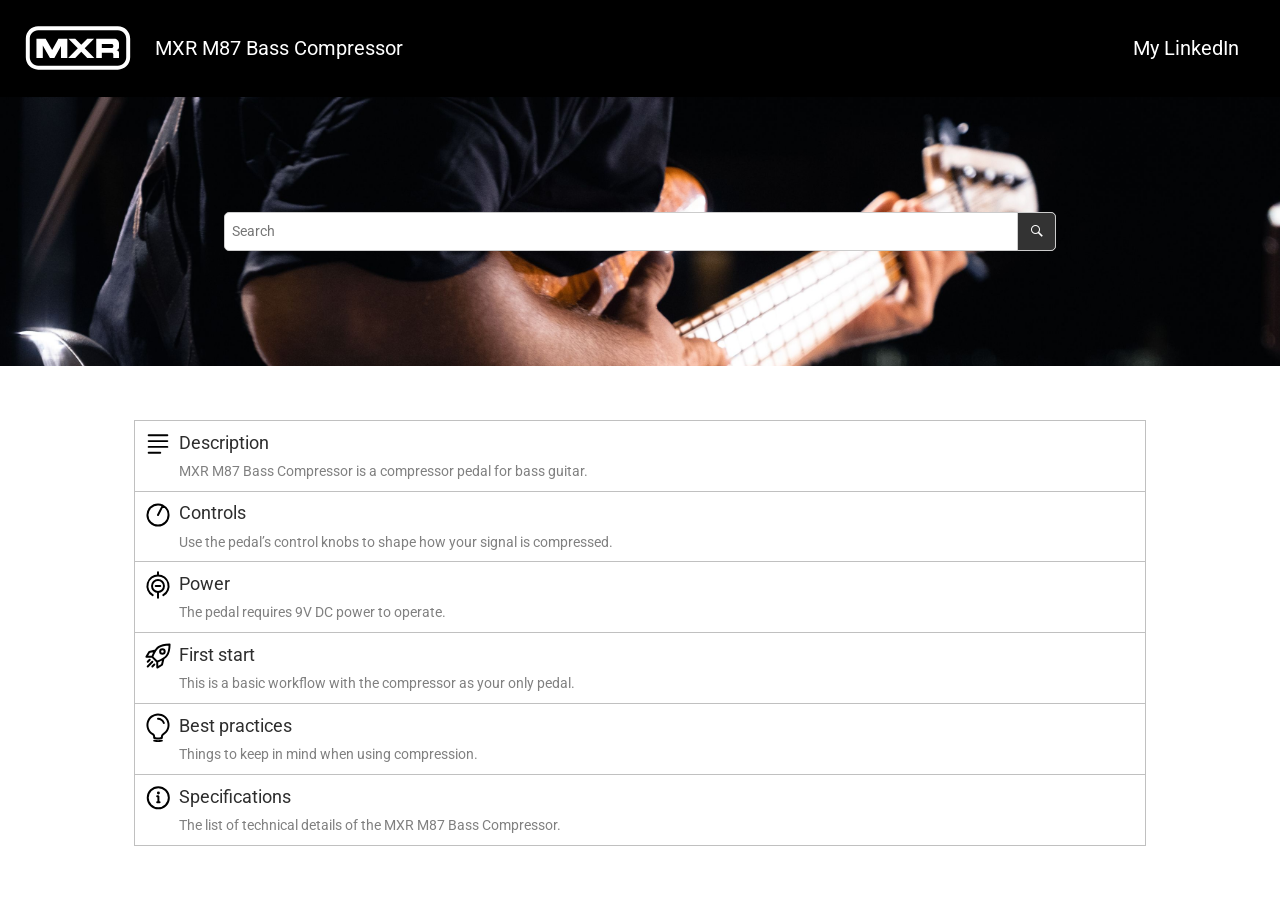
<file: webhelp-responsive/cshelp.html>
<!DOCTYPE html>
<html>
    <head>
        <title>Context Sensitive Help</title>
        <!-- Third-party vendor libraries -->
        <script src="oxygen-webhelp/app/jquery.js"></script>
    	<script src="oxygen-webhelp/app/dompurify.js"></script>
        <script src="oxygen-webhelp/app/context-help.js"></script>
    </head>
    <body>
    </body>
</html>
</file>
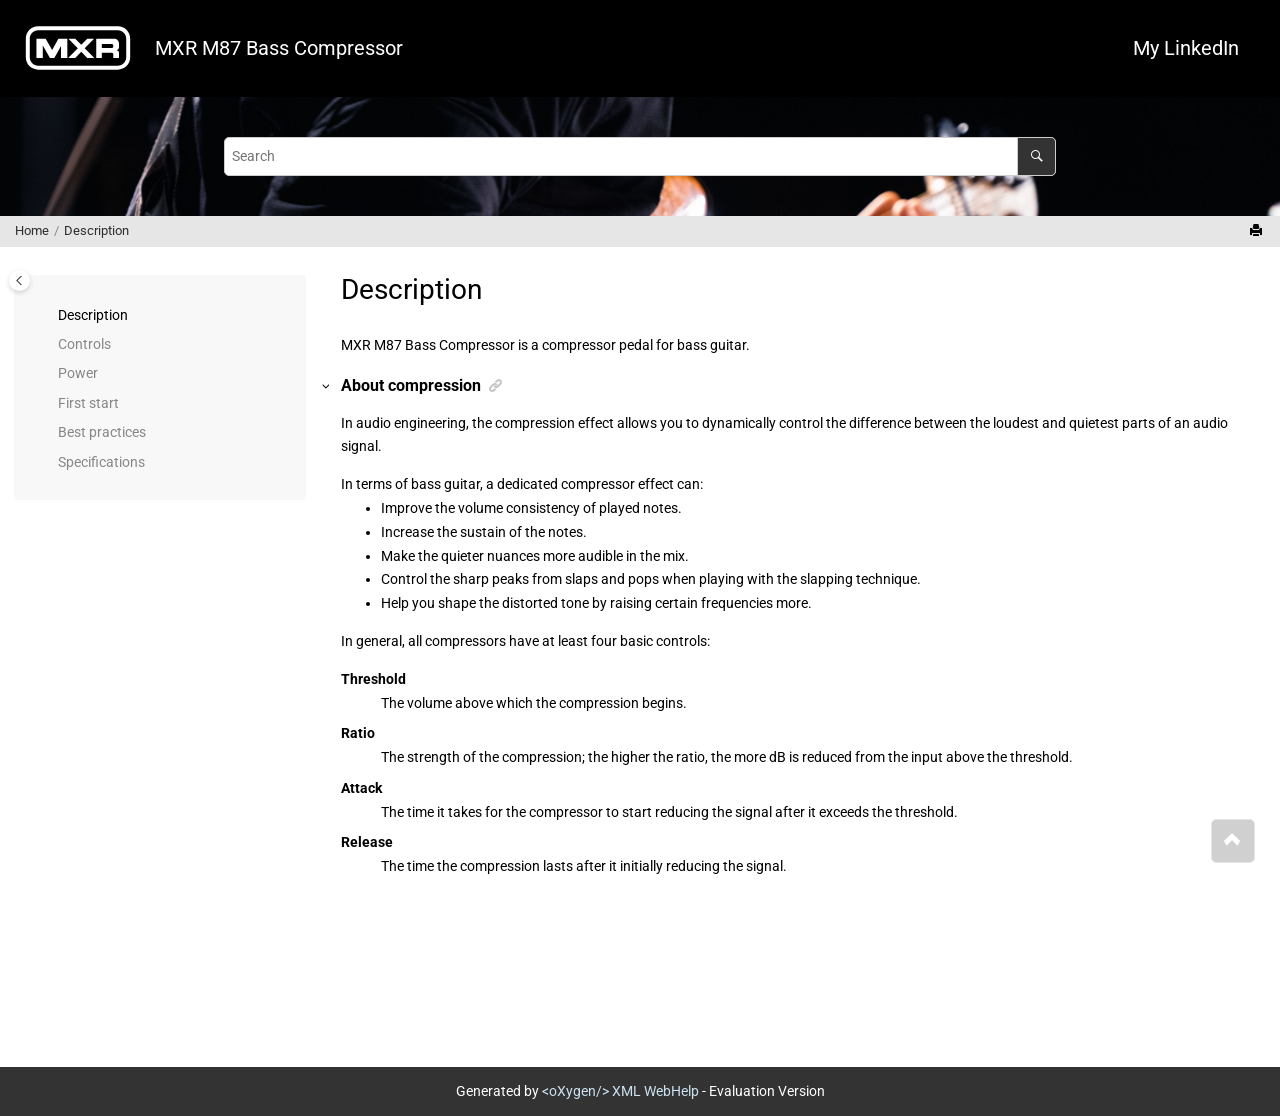
<file: webhelp-responsive/description.html>
<!DOCTYPE html><html xmlns="http://www.w3.org/1999/xhtml" xml:lang="en" lang="en" data-whc_version="28.1">
    <head><link rel="shortcut icon" href="favicon.svg?buildId=20260828114402"/><link rel="icon" href="favicon.svg?buildId=20260828114402"/><meta http-equiv="Content-Type" content="text/html; charset=UTF-8"/><meta name="viewport" content="width=device-width, initial-scale=1.0"/><meta http-equiv="X-UA-Compatible" content="IE=edge"/><meta name="DC.rights.owner" content="(C) Copyright 2026"/><meta name="copyright" content="(C) Copyright 2026"/><meta name="generator" content="DITA-OT"/><meta name="DC.type" content="concept"/><meta name="description" content="MXR M87 Bass Compressor is a compressor pedal for bass guitar."/><meta name="DC.format" content="HTML5"/><meta name="DC.identifier" content="description"/>        
      <title>Description</title><!--  Generated with Oxygen version 28.1, build number 2026061900.  --><meta name="wh-path2root" content=""/><meta name="wh-toc-id" content="description-d178e13"/><meta name="wh-source-relpath" content="description.dita"/><meta name="wh-out-relpath" content="description.html"/>
    <link rel="stylesheet" type="text/css" href="./oxygen-webhelp/app/bootstrap.css?buildId=2026061900"/>
    <link rel="stylesheet" type="text/css" href="./oxygen-webhelp/app/jquery-ui.css?buildId=2026061900"/>
        
    <link rel="stylesheet" type="text/css" href="./oxygen-webhelp/app/topic.css?buildId=2026061900"/>
<link rel="stylesheet" type="text/css" href="oxygen-webhelp/template/oxygen-red.css?buildId=20260828114402"/><link rel="stylesheet" type="text/css" href="oxygen-webhelp/template/notes.css?buildId=20260828114402"/>
    <script src="./oxygen-webhelp/app/options/properties.js?buildId=20260828114402"></script>
    <script src="./oxygen-webhelp/app/themes.js?buildId=20260828114402"></script>
    <script src="./oxygen-webhelp/app/localization/strings.js?buildId=2026061900"></script>
    <script src="./oxygen-webhelp/app/search/index/keywords.js?buildId=20260828114402"></script>
    
    <script defer="defer" src="./oxygen-webhelp/app/jquery.js?buildId=2026061900"></script>
    <script defer="defer" src="./oxygen-webhelp/app/jquery-ui.js?buildId=2026061900"></script>
    <script defer="defer" src="./oxygen-webhelp/app/jquery-bootpag.js?buildId=2026061900"></script>
    <script defer="defer" src="./oxygen-webhelp/app/jquery-highlight.js?buildId=2026061900"></script>
    <script defer="defer" src="./oxygen-webhelp/app/popperjs-core.js?buildId=2026061900"></script>
    <script defer="defer" src="./oxygen-webhelp/app/bootstrap.js?buildId=2026061900"></script>
    <script defer="defer" src="./oxygen-webhelp/app/dompurify.js?buildId=2026061900"></script>
    <script defer="defer" src="./oxygen-webhelp/app/image-map.js?buildId=2026061900"></script>
    <script defer="defer" src="./oxygen-webhelp/app/maphilight.js?buildId=2026061900"></script>

    <script defer="defer" src="./oxygen-webhelp/app/topic.js?buildId=2026061900"></script>
<link rel="stylesheet" type="text/css" href="webhelp-custom.css"/></head>

    <body id="description" class="wh_topic_page frmBody">
        <a class="visually-hidden-focusable" id="wh_jump_to_content" href="#wh_topic_body">
            Jump to main content
        </a>
        
        
        
        
        <header class="navbar navbar-default wh_header">
    <div class="container-fluid navbar-expand-md">
        <div class="wh_header_flex_container navbar-nav navbar-dark">
            <div class="wh_logo_and_publication_title_container">
                <div class="wh_logo_and_publication_title">
                    
                    <a href="https://www.jimdunlop.com/products/electronics/mxr/" class=" wh_logo d-none d-sm-block " target="_blank" rel="noopener"><img src="mxr-logo.svg?buildId=20260828114402" alt="MXR M87 Bass Compressor"/></a>
                    <div class=" wh_publication_title "><a href="index.html"><span class="title">MXR M87 Bass Compressor</span></a></div>
                    
                </div>
                
                <button type="button" data-bs-target="#wh_top_menu_and_indexterms_link" id="wh_menu_mobile_button" data-bs-toggle="collapse" class="navbar-toggler collapsed wh_toggle_button" aria-expanded="false" aria-label="Toggle menu" aria-controls="wh_top_menu_and_indexterms_link">
                    <span class="navbar-toggler-icon"></span>
                </button>
            </div>

            <div class="wh_top_menu_and_indexterms_link collapse navbar-collapse" id="wh_top_menu_and_indexterms_link">
                
                <nav class=" wh_top_menu " aria-label="Menu Container"><ul role="menubar" aria-label="Menu"><li role="menuitem"><span id="description-d178e13-mi" data-tocid="description-d178e13" data-state="leaf" class=" topicref " data-id="description"><span class="title"><a href="description.html">Description</a></span></span></li><li role="menuitem"><span id="controls-d178e25-mi" data-tocid="controls-d178e25" data-state="leaf" class=" topicref " data-id="controls"><span class="title"><a href="controls.html">Controls</a></span></span></li><li role="menuitem"><span id="power-d178e37-mi" data-tocid="power-d178e37" data-state="leaf" class=" topicref " data-id="power"><span class="title"><a href="power.html">Power</a></span></span></li><li role="menuitem"><span id="first_start-d178e49-mi" data-tocid="first_start-d178e49" data-state="leaf" class=" topicref " data-id="first_start"><span class="title"><a href="first_start.html">First start</a></span></span></li><li role="menuitem"><span id="best_practices-d178e62-mi" data-tocid="best_practices-d178e62" data-state="leaf" class=" topicref " data-id="best_practices"><span class="title"><a href="best_practices.html">Best practices</a></span></span></li><li role="menuitem"><span id="specifications-d178e74-mi" data-tocid="specifications-d178e74" data-state="leaf" class=" topicref " data-id="specifications"><span class="title"><a href="specifications.html">Specifications</a></span></span></li></ul></nav>
                
                
                <div class="custom-header-link">
    <a href="https://www.linkedin.com/in/lev-pullynen/">My LinkedIn</a>
</div>
            </div>
        </div>
    </div>
</header>
        
        
         
        
        <div class=" wh_search_input navbar-form wh_topic_page_search search " role="form">
            
            
            
            <form id="searchForm" method="get" role="search" action="search.html"><div><input type="search" placeholder="Search " class="wh_search_textfield" id="textToSearch" name="searchQuery" aria-label="Search query" required="required"/><button type="submit" class="wh_search_button" aria-label="Search"><span class="search_input_text">Search</span></button></div></form>
            
            
            
        </div>
        
        <div class="container-fluid navbar-expand-md" id="wh_topic_container">
            <div class="row">

                <nav class="wh_tools d-print-none" aria-label="Tools">
                    
                    <div data-tooltip-position="bottom" class=" wh_breadcrumb "><ol class="d-print-none"><li><span class="home"><a href="index.html"><span>Home</span></a></span></li><li class="active"><div class="topicref" data-id="description"><div class="title"><a href="description.html">Description</a><div class="wh-tooltip"><p class="shortdesc">MXR M87 Bass Compressor is a compressor pedal for bass guitar.</p></div></div></div></li></ol></div>
                    
                    
                    
                    <div class="wh_right_tools">
                        <button class="wh_hide_highlight" aria-label="Toggle search highlights" title="Toggle search highlights"></button>
                        <button class="webhelp_full_width_link" data-next-state="expanded" aria-label="Maximize to full width" title="Maximize to full width"></button>
                        <button class="webhelp_expand_collapse_sections" data-next-state="collapsed" aria-label="Collapse sections" title="Collapse sections"></button>
                        
                        
                        
                        
                        <div class=" wh_print_link print d-none d-md-inline-block "><button onClick="window.print()" title="Print this page" aria-label="Print this page"></button></div>
                        
                        
                        <button type="button" id="wh_toc_button" class="custom-toggler navbar-toggler collapsed wh_toggle_button navbar-light" aria-expanded="false" aria-label="Toggle publishing table of content" aria-controls="wh_publication_toc">
                            <span class="navbar-toggler-icon"></span>
                        </button>
                    </div>
                    
                </nav>
            </div>
            
            
            
            
            <div class="wh_content_area">
                <div class="row">
                    
                        <nav class="col-xxl-3 col-lg-3 col-md-3 col-sm-12 d-md-block d-none d-print-none" id="wh_publication_toc" aria-label="Table of Contents Container">
                            <div id="wh_publication_toc_content">
	                            <button id="wh_close_publication_toc_button" class="close-toc-button d-none" aria-label="Toggle publishing table of content" aria-controls="wh_publication_toc" aria-expanded="true">
		                            <span class="close-toc-icon-container">
		                                <span class="close-toc-icon"></span>     
		                            </span>
		                        </button>
		                        
                            	<div class=" wh_publication_toc " data-tooltip-position="bottom"><span class="expand-button-action-labels"><span id="button-expand-action" role="button" aria-label="Expand"></span><span id="button-collapse-action" role="button" aria-label="Collapse"></span><span id="button-pending-action" role="button" aria-label="Pending"></span></span><ul role="tree" aria-label="Table of Contents"><li role="treeitem" class="active"><div data-tocid="description-d178e13" class="topicref" data-id="description" data-state="leaf"><span class="wh-expand-btn"></span><div class="title"><a href="description.html" id="description-d178e13-link">Description</a><div class="wh-tooltip"><p class="shortdesc">MXR M87 Bass Compressor is a compressor pedal for bass guitar.</p></div></div></div></li><li role="treeitem"><div data-tocid="controls-d178e25" class="topicref" data-id="controls" data-state="leaf"><span class="wh-expand-btn"></span><div class="title"><a href="controls.html" id="controls-d178e25-link">Controls</a><div class="wh-tooltip"><p class="shortdesc">Use the pedal’s control knobs to shape how your signal is compressed. </p></div></div></div></li><li role="treeitem"><div data-tocid="power-d178e37" class="topicref" data-id="power" data-state="leaf"><span class="wh-expand-btn"></span><div class="title"><a href="power.html" id="power-d178e37-link">Power</a><div class="wh-tooltip"><p class="shortdesc">The pedal requires 9V DC power to operate.</p></div></div></div></li><li role="treeitem"><div data-tocid="first_start-d178e49" class="topicref" data-id="first_start" data-state="leaf"><span class="wh-expand-btn"></span><div class="title"><a href="first_start.html" id="first_start-d178e49-link">First start</a><div class="wh-tooltip"><p class="shortdesc">This is a basic workflow with the compressor as your only pedal. </p></div></div></div></li><li role="treeitem"><div data-tocid="best_practices-d178e62" class="topicref" data-id="best_practices" data-state="leaf"><span class="wh-expand-btn"></span><div class="title"><a href="best_practices.html" id="best_practices-d178e62-link">Best practices</a><div class="wh-tooltip"><p class="shortdesc">Things to keep in mind when using compression.</p></div></div></div></li><li role="treeitem"><div data-tocid="specifications-d178e74" class="topicref" data-id="specifications" data-state="leaf"><span class="wh-expand-btn"></span><div class="title"><a href="specifications.html" id="specifications-d178e74-link">Specifications</a><div class="wh-tooltip"><p class="shortdesc">The list of technical details of the MXR M87 Bass Compressor.</p></div></div></div></li></ul></div>
		                        
                            </div>
                        </nav>
                    
                    
                    <div class="col-xxl-9 col-lg-9 col-md-9 col-sm-12" id="wh_topic_body">
                        
                        <div class=" wh_topic_content body "><main role="main"><article class="- topic/topic concept/concept topic concept" role="article" aria-labelledby="ariaid-title1">
    <h1 class="- topic/title title topictitle1" id="ariaid-title1">Description</h1>
    
    <div class="- topic/body concept/conbody body conbody"><p class="- topic/shortdesc shortdesc">MXR M87 Bass Compressor is a compressor pedal for bass guitar.</p>
        <section class="- topic/section section" id="description__section_u1q_lgn_3kc" data-ofbid="description__section_u1q_lgn_3kc"><h2 class="- topic/title title sectiontitle">About compression</h2>
            
            <p class="- topic/p p">In audio engineering, the compression effect allows you to dynamically control the
                difference between the loudest and quietest parts of an audio signal. </p>
            <div class="- topic/p p">In terms of bass guitar, a dedicated compressor effect can:<ul class="- topic/ul ul" id="description__ul_sgq_h1n_3kc" data-ofbid="description__ul_sgq_h1n_3kc">
                    <li class="- topic/li li">Improve the volume consistency of played notes.</li>
                    <li class="- topic/li li">Increase the sustain of the notes.</li>
                    <li class="- topic/li li">Make the quieter nuances more audible in the mix.</li>
                    <li class="- topic/li li">Control the sharp peaks from slaps and pops when playing with the slapping
                        technique. </li>
                    <li class="- topic/li li">Help you shape the distorted tone by raising certain frequencies more.</li>
                </ul></div>
            <p class="- topic/p p">In general, all compressors have at least four basic controls: </p>
            <dl class="- topic/dl dl compact" id="description__dl_fdh_cdn_3kc" data-ofbid="description__dl_fdh_cdn_3kc">
                
                    <dt class="- topic/dt dt dlterm">Threshold</dt>
                    <dd class="- topic/dd dd">The volume above which the compression begins.</dd>
                
                
                    <dt class="- topic/dt dt dlterm">Ratio</dt>
                    <dd class="- topic/dd dd">The strength of the compression; the higher the ratio, the more dB is
                        reduced from the input above the threshold.</dd>
                
                
                    <dt class="- topic/dt dt dlterm">Attack</dt>
                    <dd class="- topic/dd dd">The time it takes for the compressor to start reducing the signal after it
                        exceeds the threshold.</dd>
                
                
                    <dt class="- topic/dt dt dlterm">Release</dt>
                    <dd class="- topic/dd dd">The time the compression lasts after it initially reducing the signal.</dd>
                
            </dl>
        </section>
    </div>
</article></main></div>
                        
                        
                        
                        
                        
                        
                    </div>
                    
                </div>
            </div>
            
            
            
        </div> 
        <footer class="navbar navbar-default wh_footer">
  <div class=" footer-container mx-auto ">
    Generated by <a class="oxyFooter" href="http://www.oxygenxml.com/xml_webhelp.html" target="_blank" rel="noopener">&lt;oXygen/&gt; XML WebHelp</a> - Evaluation Version
  </div>
</footer>
        
        <button id="go2top" class="d-print-none" title="Go to top">
            <span class="oxy-icon oxy-icon-up"></span>
        </button>
        
        <div id="modal_img_large" class="modal">
            <span class="close oxy-icon oxy-icon-remove"></span>
            <div id="modal_img_container"></div>
            <div id="caption"></div>
        </div>
        
        
        
    </body>
</html>
</file>
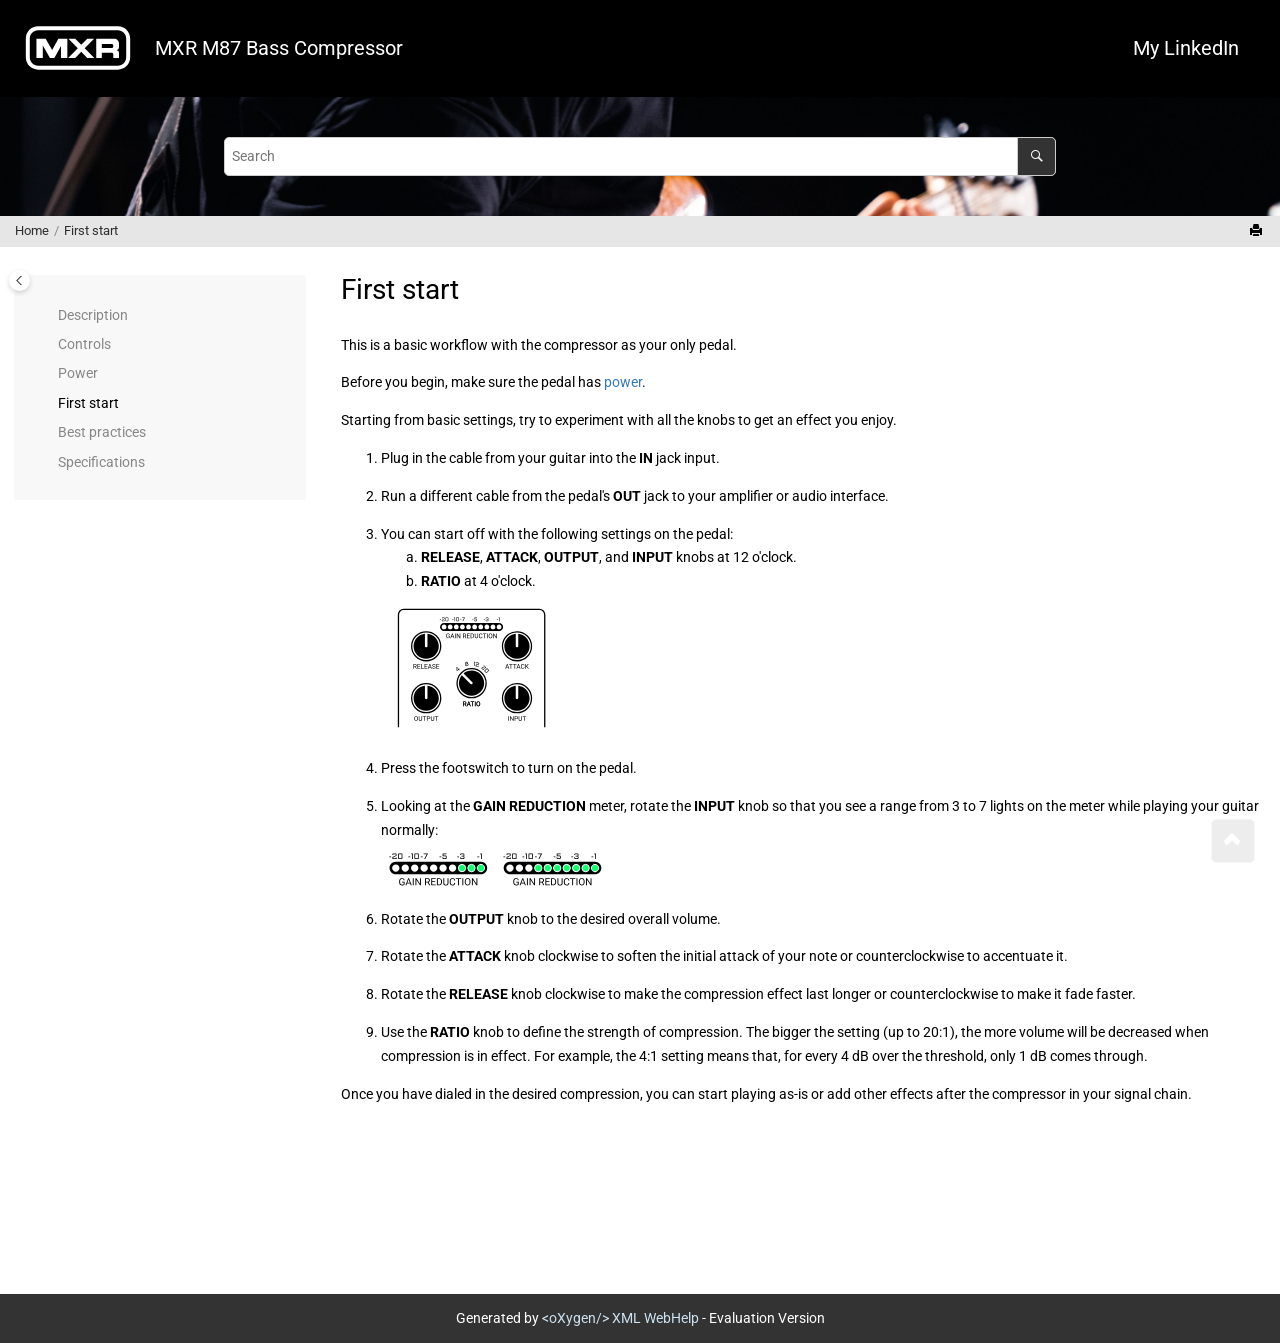
<file: webhelp-responsive/first_start.html>
<!DOCTYPE html><html xmlns="http://www.w3.org/1999/xhtml" xml:lang="en" lang="en" data-whc_version="28.1">
    <head><link rel="shortcut icon" href="favicon.svg?buildId=20260828114402"/><link rel="icon" href="favicon.svg?buildId=20260828114402"/><meta http-equiv="Content-Type" content="text/html; charset=UTF-8"/><meta name="viewport" content="width=device-width, initial-scale=1.0"/><meta http-equiv="X-UA-Compatible" content="IE=edge"/><meta name="DC.rights.owner" content="(C) Copyright 2026"/><meta name="copyright" content="(C) Copyright 2026"/><meta name="generator" content="DITA-OT"/><meta name="DC.type" content="task"/><meta name="description" content="This is a basic workflow with the compressor as your only pedal."/><meta name="DC.format" content="HTML5"/><meta name="DC.identifier" content="first_start"/>        
      <title>First start</title><!--  Generated with Oxygen version 28.1, build number 2026061900.  --><meta name="wh-path2root" content=""/><meta name="wh-toc-id" content="first_start-d178e49"/><meta name="wh-source-relpath" content="first_start.dita"/><meta name="wh-out-relpath" content="first_start.html"/>
    <link rel="stylesheet" type="text/css" href="./oxygen-webhelp/app/bootstrap.css?buildId=2026061900"/>
    <link rel="stylesheet" type="text/css" href="./oxygen-webhelp/app/jquery-ui.css?buildId=2026061900"/>
        
    <link rel="stylesheet" type="text/css" href="./oxygen-webhelp/app/topic.css?buildId=2026061900"/>
<link rel="stylesheet" type="text/css" href="oxygen-webhelp/template/oxygen-red.css?buildId=20260828114402"/><link rel="stylesheet" type="text/css" href="oxygen-webhelp/template/notes.css?buildId=20260828114402"/>
    <script src="./oxygen-webhelp/app/options/properties.js?buildId=20260828114402"></script>
    <script src="./oxygen-webhelp/app/themes.js?buildId=20260828114402"></script>
    <script src="./oxygen-webhelp/app/localization/strings.js?buildId=2026061900"></script>
    <script src="./oxygen-webhelp/app/search/index/keywords.js?buildId=20260828114402"></script>
    
    <script defer="defer" src="./oxygen-webhelp/app/jquery.js?buildId=2026061900"></script>
    <script defer="defer" src="./oxygen-webhelp/app/jquery-ui.js?buildId=2026061900"></script>
    <script defer="defer" src="./oxygen-webhelp/app/jquery-bootpag.js?buildId=2026061900"></script>
    <script defer="defer" src="./oxygen-webhelp/app/jquery-highlight.js?buildId=2026061900"></script>
    <script defer="defer" src="./oxygen-webhelp/app/popperjs-core.js?buildId=2026061900"></script>
    <script defer="defer" src="./oxygen-webhelp/app/bootstrap.js?buildId=2026061900"></script>
    <script defer="defer" src="./oxygen-webhelp/app/dompurify.js?buildId=2026061900"></script>
    <script defer="defer" src="./oxygen-webhelp/app/image-map.js?buildId=2026061900"></script>
    <script defer="defer" src="./oxygen-webhelp/app/maphilight.js?buildId=2026061900"></script>

    <script defer="defer" src="./oxygen-webhelp/app/topic.js?buildId=2026061900"></script>
<link rel="stylesheet" type="text/css" href="webhelp-custom.css"/></head>

    <body id="first_start" class="wh_topic_page frmBody">
        <a class="visually-hidden-focusable" id="wh_jump_to_content" href="#wh_topic_body">
            Jump to main content
        </a>
        
        
        
        
        <header class="navbar navbar-default wh_header">
    <div class="container-fluid navbar-expand-md">
        <div class="wh_header_flex_container navbar-nav navbar-dark">
            <div class="wh_logo_and_publication_title_container">
                <div class="wh_logo_and_publication_title">
                    
                    <a href="https://www.jimdunlop.com/products/electronics/mxr/" class=" wh_logo d-none d-sm-block " target="_blank" rel="noopener"><img src="mxr-logo.svg?buildId=20260828114402" alt="MXR M87 Bass Compressor"/></a>
                    <div class=" wh_publication_title "><a href="index.html"><span class="title">MXR M87 Bass Compressor</span></a></div>
                    
                </div>
                
                <button type="button" data-bs-target="#wh_top_menu_and_indexterms_link" id="wh_menu_mobile_button" data-bs-toggle="collapse" class="navbar-toggler collapsed wh_toggle_button" aria-expanded="false" aria-label="Toggle menu" aria-controls="wh_top_menu_and_indexterms_link">
                    <span class="navbar-toggler-icon"></span>
                </button>
            </div>

            <div class="wh_top_menu_and_indexterms_link collapse navbar-collapse" id="wh_top_menu_and_indexterms_link">
                
                <nav class=" wh_top_menu " aria-label="Menu Container"><ul role="menubar" aria-label="Menu"><li role="menuitem"><span id="description-d178e13-mi" data-tocid="description-d178e13" data-state="leaf" class=" topicref " data-id="description"><span class="title"><a href="description.html">Description</a></span></span></li><li role="menuitem"><span id="controls-d178e25-mi" data-tocid="controls-d178e25" data-state="leaf" class=" topicref " data-id="controls"><span class="title"><a href="controls.html">Controls</a></span></span></li><li role="menuitem"><span id="power-d178e37-mi" data-tocid="power-d178e37" data-state="leaf" class=" topicref " data-id="power"><span class="title"><a href="power.html">Power</a></span></span></li><li role="menuitem"><span id="first_start-d178e49-mi" data-tocid="first_start-d178e49" data-state="leaf" class=" topicref " data-id="first_start"><span class="title"><a href="first_start.html">First start</a></span></span></li><li role="menuitem"><span id="best_practices-d178e62-mi" data-tocid="best_practices-d178e62" data-state="leaf" class=" topicref " data-id="best_practices"><span class="title"><a href="best_practices.html">Best practices</a></span></span></li><li role="menuitem"><span id="specifications-d178e74-mi" data-tocid="specifications-d178e74" data-state="leaf" class=" topicref " data-id="specifications"><span class="title"><a href="specifications.html">Specifications</a></span></span></li></ul></nav>
                
                
                <div class="custom-header-link">
    <a href="https://www.linkedin.com/in/lev-pullynen/">My LinkedIn</a>
</div>
            </div>
        </div>
    </div>
</header>
        
        
         
        
        <div class=" wh_search_input navbar-form wh_topic_page_search search " role="form">
            
            
            
            <form id="searchForm" method="get" role="search" action="search.html"><div><input type="search" placeholder="Search " class="wh_search_textfield" id="textToSearch" name="searchQuery" aria-label="Search query" required="required"/><button type="submit" class="wh_search_button" aria-label="Search"><span class="search_input_text">Search</span></button></div></form>
            
            
            
        </div>
        
        <div class="container-fluid navbar-expand-md" id="wh_topic_container">
            <div class="row">

                <nav class="wh_tools d-print-none" aria-label="Tools">
                    
                    <div data-tooltip-position="bottom" class=" wh_breadcrumb "><ol class="d-print-none"><li><span class="home"><a href="index.html"><span>Home</span></a></span></li><li class="active"><div class="topicref" data-id="first_start"><div class="title"><a href="first_start.html">First start</a><div class="wh-tooltip"><p class="shortdesc">This is a basic workflow with the compressor as your only pedal. </p></div></div></div></li></ol></div>
                    
                    
                    
                    <div class="wh_right_tools">
                        <button class="wh_hide_highlight" aria-label="Toggle search highlights" title="Toggle search highlights"></button>
                        <button class="webhelp_full_width_link" data-next-state="expanded" aria-label="Maximize to full width" title="Maximize to full width"></button>
                        <button class="webhelp_expand_collapse_sections" data-next-state="collapsed" aria-label="Collapse sections" title="Collapse sections"></button>
                        
                        
                        
                        
                        <div class=" wh_print_link print d-none d-md-inline-block "><button onClick="window.print()" title="Print this page" aria-label="Print this page"></button></div>
                        
                        
                        <button type="button" id="wh_toc_button" class="custom-toggler navbar-toggler collapsed wh_toggle_button navbar-light" aria-expanded="false" aria-label="Toggle publishing table of content" aria-controls="wh_publication_toc">
                            <span class="navbar-toggler-icon"></span>
                        </button>
                    </div>
                    
                </nav>
            </div>
            
            
            
            
            <div class="wh_content_area">
                <div class="row">
                    
                        <nav class="col-xxl-3 col-lg-3 col-md-3 col-sm-12 d-md-block d-none d-print-none" id="wh_publication_toc" aria-label="Table of Contents Container">
                            <div id="wh_publication_toc_content">
	                            <button id="wh_close_publication_toc_button" class="close-toc-button d-none" aria-label="Toggle publishing table of content" aria-controls="wh_publication_toc" aria-expanded="true">
		                            <span class="close-toc-icon-container">
		                                <span class="close-toc-icon"></span>     
		                            </span>
		                        </button>
		                        
                            	<div class=" wh_publication_toc " data-tooltip-position="bottom"><span class="expand-button-action-labels"><span id="button-expand-action" role="button" aria-label="Expand"></span><span id="button-collapse-action" role="button" aria-label="Collapse"></span><span id="button-pending-action" role="button" aria-label="Pending"></span></span><ul role="tree" aria-label="Table of Contents"><li role="treeitem"><div data-tocid="description-d178e13" class="topicref" data-id="description" data-state="leaf"><span class="wh-expand-btn"></span><div class="title"><a href="description.html" id="description-d178e13-link">Description</a><div class="wh-tooltip"><p class="shortdesc">MXR M87 Bass Compressor is a compressor pedal for bass guitar.</p></div></div></div></li><li role="treeitem"><div data-tocid="controls-d178e25" class="topicref" data-id="controls" data-state="leaf"><span class="wh-expand-btn"></span><div class="title"><a href="controls.html" id="controls-d178e25-link">Controls</a><div class="wh-tooltip"><p class="shortdesc">Use the pedal’s control knobs to shape how your signal is compressed. </p></div></div></div></li><li role="treeitem"><div data-tocid="power-d178e37" class="topicref" data-id="power" data-state="leaf"><span class="wh-expand-btn"></span><div class="title"><a href="power.html" id="power-d178e37-link">Power</a><div class="wh-tooltip"><p class="shortdesc">The pedal requires 9V DC power to operate.</p></div></div></div></li><li role="treeitem" class="active"><div data-tocid="first_start-d178e49" class="topicref" data-id="first_start" data-state="leaf"><span class="wh-expand-btn"></span><div class="title"><a href="first_start.html" id="first_start-d178e49-link">First start</a><div class="wh-tooltip"><p class="shortdesc">This is a basic workflow with the compressor as your only pedal. </p></div></div></div></li><li role="treeitem"><div data-tocid="best_practices-d178e62" class="topicref" data-id="best_practices" data-state="leaf"><span class="wh-expand-btn"></span><div class="title"><a href="best_practices.html" id="best_practices-d178e62-link">Best practices</a><div class="wh-tooltip"><p class="shortdesc">Things to keep in mind when using compression.</p></div></div></div></li><li role="treeitem"><div data-tocid="specifications-d178e74" class="topicref" data-id="specifications" data-state="leaf"><span class="wh-expand-btn"></span><div class="title"><a href="specifications.html" id="specifications-d178e74-link">Specifications</a><div class="wh-tooltip"><p class="shortdesc">The list of technical details of the MXR M87 Bass Compressor.</p></div></div></div></li></ul></div>
		                        
                            </div>
                        </nav>
                    
                    
                    <div class="col-xxl-9 col-lg-9 col-md-9 col-sm-12" id="wh_topic_body">
                        
                        <div class=" wh_topic_content body "><main role="main"><article class="- topic/topic task/task topic task" role="article" aria-labelledby="ariaid-title1">
    <h1 class="- topic/title title topictitle1" id="ariaid-title1">First start</h1>
    
    <div class="- topic/body task/taskbody body taskbody"><p class="- topic/shortdesc shortdesc">This is a basic workflow with the compressor as your only pedal. </p>
        <section class="- topic/section task/prereq section prereq" id="first_start__prereq_wqp_djs_3kc" data-ofbid="first_start__prereq_wqp_djs_3kc">Before you begin, make sure the pedal has <a class="- topic/xref xref" href="power.html" title="The pedal requires 9V DC power to operate.">power</a>. </section><section class="- topic/section task/context section context">Starting from basic settings, try to experiment with all the knobs to get an effect you
            enjoy.</section>
        <section><ol class="- topic/ol task/steps ol steps"><li class="- topic/li task/step li step stepexpand">
                <span class="- topic/ph task/cmd ph cmd">Plug in the cable from your guitar into the <span class="+ topic/ph ui-d/uicontrol ph uicontrol">IN</span> jack input.</span>
            </li><li class="- topic/li task/step li step stepexpand">
                <span class="- topic/ph task/cmd ph cmd">Run a different cable from the pedal's <span class="+ topic/ph ui-d/uicontrol ph uicontrol">OUT</span> jack to your amplifier or
                    audio interface.</span>
            </li><li class="- topic/li task/step li step stepexpand">
                <span class="- topic/ph task/cmd ph cmd">You can start off with the following settings on the pedal:</span>
                <div class="- topic/itemgroup task/info itemgroup info">
                    <ol class="- topic/ol ol" type="a" id="first_start__ol_uzx_h4g_3kc" data-ofbid="first_start__ol_uzx_h4g_3kc">
                        <li class="- topic/li li"><span class="+ topic/ph ui-d/uicontrol ph uicontrol">RELEASE</span>, <span class="+ topic/ph ui-d/uicontrol ph uicontrol">ATTACK</span>, <span class="+ topic/ph ui-d/uicontrol ph uicontrol">OUTPUT</span>, and <span class="+ topic/ph ui-d/uicontrol ph uicontrol">INPUT</span> knobs at
                            12 o'clock. </li>
                        <li class="- topic/li li"><span class="+ topic/ph ui-d/uicontrol ph uicontrol">RATIO</span> at 4 o'clock.</li>
                    </ol>
                    <figure class="- topic/fig fig fignone" id="first_start__basic-settings" data-ofbid="first_start__basic-settings">
                        
                        <img class="- topic/image image" id="first_start__image_qpq_b4g_3kc" src="images/basic-settings.svg" height="150" width="181" alt="Basic settings"/>
                    <figcaption data-caption-side="bottom" class="- topic/title title figcap"><span class="figtitleprefix fig--title-label">Figure<span class="fig--title-label-number"> 1</span><span class="fig--title-label-punctuation">. </span></span><span class="fig--title">Basic compression settings</span></figcaption></figure>
                </div>
            </li><li class="- topic/li task/step li step stepexpand">
                <span class="- topic/ph task/cmd ph cmd">Press the footswitch to turn on the pedal. </span>
            </li><li class="- topic/li task/step li step stepexpand">
                <span class="- topic/ph task/cmd ph cmd">Looking at the <span class="+ topic/ph ui-d/uicontrol ph uicontrol">GAIN REDUCTION</span> meter, rotate the <span class="+ topic/ph ui-d/uicontrol ph uicontrol">INPUT</span> knob so
                    that you see a range from 3 to 7 lights on the meter while playing your guitar
                    normally: </span>
                <div class="- topic/itemgroup task/info itemgroup info">
                    <figure class="- topic/fig fig fignone" id="first_start__fig_i3z_5mg_3kc" data-ofbid="first_start__fig_i3z_5mg_3kc">
                        
                        <img class="- topic/image image" id="first_start__basic-gain-reduction" src="images/basic-gain-reduction.svg" alt="Basic gain reduction"/>
                    <figcaption data-caption-side="bottom" class="- topic/title title figcap"><span class="figtitleprefix fig--title-label">Figure<span class="fig--title-label-number"> 2</span><span class="fig--title-label-punctuation">. </span></span><span class="fig--title">Meter readings for basic compression</span></figcaption></figure>
                </div>
            </li><li class="- topic/li task/step li step stepexpand">
                <span class="- topic/ph task/cmd ph cmd">Rotate the <span class="+ topic/ph ui-d/uicontrol ph uicontrol">OUTPUT</span> knob to the desired overall volume.</span>
            </li><li class="- topic/li task/step li step stepexpand">
                <span class="- topic/ph task/cmd ph cmd">Rotate the <span class="+ topic/ph ui-d/uicontrol ph uicontrol">ATTACK</span> knob clockwise to soften the initial attack of your
                    note or counterclockwise to accentuate it. </span>
            </li><li class="- topic/li task/step li step stepexpand">
                <span class="- topic/ph task/cmd ph cmd">Rotate the <span class="+ topic/ph ui-d/uicontrol ph uicontrol">RELEASE</span> knob clockwise to make the
                    compression effect last longer or counterclockwise to make it fade faster.</span>
            </li><li class="- topic/li task/step li step stepexpand">
                <span class="- topic/ph task/cmd ph cmd">Use the <span class="+ topic/ph ui-d/uicontrol ph uicontrol">RATIO</span> knob to define the strength of
                    compression. The bigger the setting (up to 20:1), the more volume will be
                    decreased when compression is in effect. For example, the 4:1 setting means
                    that, for every 4 dB over the threshold, only 1 dB comes through.</span>
            </li></ol></section>
        <section class="- topic/section task/result section result" id="first_start__result_pch_mqs_3kc" data-ofbid="first_start__result_pch_mqs_3kc">Once you have dialed in the desired compression, you can
            start playing as-is or add other effects after the compressor in your signal
            chain.</section></div>
</article></main></div>
                        
                        
                        
                        
                        
                        
                    </div>
                    
                </div>
            </div>
            
            
            
        </div> 
        <footer class="navbar navbar-default wh_footer">
  <div class=" footer-container mx-auto ">
    Generated by <a class="oxyFooter" href="http://www.oxygenxml.com/xml_webhelp.html" target="_blank" rel="noopener">&lt;oXygen/&gt; XML WebHelp</a> - Evaluation Version
  </div>
</footer>
        
        <button id="go2top" class="d-print-none" title="Go to top">
            <span class="oxy-icon oxy-icon-up"></span>
        </button>
        
        <div id="modal_img_large" class="modal">
            <span class="close oxy-icon oxy-icon-remove"></span>
            <div id="modal_img_container"></div>
            <div id="caption"></div>
        </div>
        
        
        
    </body>
</html>
</file>
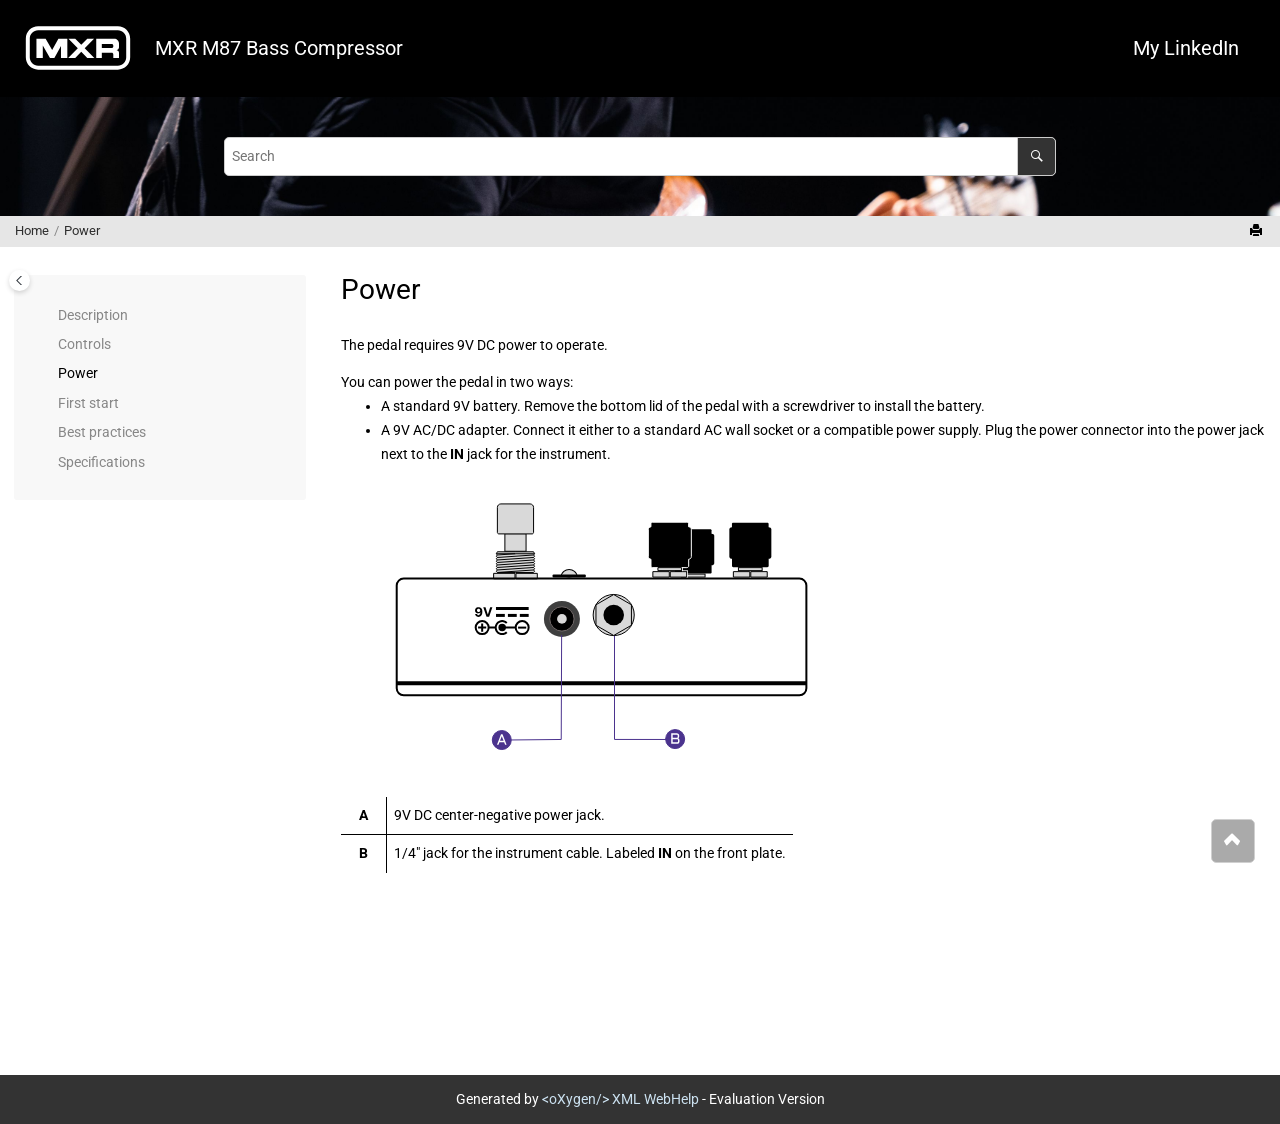
<file: webhelp-responsive/power.html>
<!DOCTYPE html><html xmlns="http://www.w3.org/1999/xhtml" xml:lang="en" lang="en" data-whc_version="28.1">
    <head><link rel="shortcut icon" href="favicon.svg?buildId=20260828114402"/><link rel="icon" href="favicon.svg?buildId=20260828114402"/><meta http-equiv="Content-Type" content="text/html; charset=UTF-8"/><meta name="viewport" content="width=device-width, initial-scale=1.0"/><meta http-equiv="X-UA-Compatible" content="IE=edge"/><meta name="DC.rights.owner" content="(C) Copyright 2026"/><meta name="copyright" content="(C) Copyright 2026"/><meta name="generator" content="DITA-OT"/><meta name="DC.type" content="concept"/><meta name="description" content="The pedal requires 9V DC power to operate."/><meta name="DC.format" content="HTML5"/><meta name="DC.identifier" content="power"/>        
      <title>Power</title><!--  Generated with Oxygen version 28.1, build number 2026061900.  --><meta name="wh-path2root" content=""/><meta name="wh-toc-id" content="power-d178e37"/><meta name="wh-source-relpath" content="power.dita"/><meta name="wh-out-relpath" content="power.html"/>
    <link rel="stylesheet" type="text/css" href="./oxygen-webhelp/app/bootstrap.css?buildId=2026061900"/>
    <link rel="stylesheet" type="text/css" href="./oxygen-webhelp/app/jquery-ui.css?buildId=2026061900"/>
        
    <link rel="stylesheet" type="text/css" href="./oxygen-webhelp/app/topic.css?buildId=2026061900"/>
<link rel="stylesheet" type="text/css" href="oxygen-webhelp/template/oxygen-red.css?buildId=20260828114402"/><link rel="stylesheet" type="text/css" href="oxygen-webhelp/template/notes.css?buildId=20260828114402"/>
    <script src="./oxygen-webhelp/app/options/properties.js?buildId=20260828114402"></script>
    <script src="./oxygen-webhelp/app/themes.js?buildId=20260828114402"></script>
    <script src="./oxygen-webhelp/app/localization/strings.js?buildId=2026061900"></script>
    <script src="./oxygen-webhelp/app/search/index/keywords.js?buildId=20260828114402"></script>
    
    <script defer="defer" src="./oxygen-webhelp/app/jquery.js?buildId=2026061900"></script>
    <script defer="defer" src="./oxygen-webhelp/app/jquery-ui.js?buildId=2026061900"></script>
    <script defer="defer" src="./oxygen-webhelp/app/jquery-bootpag.js?buildId=2026061900"></script>
    <script defer="defer" src="./oxygen-webhelp/app/jquery-highlight.js?buildId=2026061900"></script>
    <script defer="defer" src="./oxygen-webhelp/app/popperjs-core.js?buildId=2026061900"></script>
    <script defer="defer" src="./oxygen-webhelp/app/bootstrap.js?buildId=2026061900"></script>
    <script defer="defer" src="./oxygen-webhelp/app/dompurify.js?buildId=2026061900"></script>
    <script defer="defer" src="./oxygen-webhelp/app/image-map.js?buildId=2026061900"></script>
    <script defer="defer" src="./oxygen-webhelp/app/maphilight.js?buildId=2026061900"></script>

    <script defer="defer" src="./oxygen-webhelp/app/topic.js?buildId=2026061900"></script>
<link rel="stylesheet" type="text/css" href="webhelp-custom.css"/></head>

    <body id="power" class="wh_topic_page frmBody">
        <a class="visually-hidden-focusable" id="wh_jump_to_content" href="#wh_topic_body">
            Jump to main content
        </a>
        
        
        
        
        <header class="navbar navbar-default wh_header">
    <div class="container-fluid navbar-expand-md">
        <div class="wh_header_flex_container navbar-nav navbar-dark">
            <div class="wh_logo_and_publication_title_container">
                <div class="wh_logo_and_publication_title">
                    
                    <a href="https://www.jimdunlop.com/products/electronics/mxr/" class=" wh_logo d-none d-sm-block " target="_blank" rel="noopener"><img src="mxr-logo.svg?buildId=20260828114402" alt="MXR M87 Bass Compressor"/></a>
                    <div class=" wh_publication_title "><a href="index.html"><span class="title">MXR M87 Bass Compressor</span></a></div>
                    
                </div>
                
                <button type="button" data-bs-target="#wh_top_menu_and_indexterms_link" id="wh_menu_mobile_button" data-bs-toggle="collapse" class="navbar-toggler collapsed wh_toggle_button" aria-expanded="false" aria-label="Toggle menu" aria-controls="wh_top_menu_and_indexterms_link">
                    <span class="navbar-toggler-icon"></span>
                </button>
            </div>

            <div class="wh_top_menu_and_indexterms_link collapse navbar-collapse" id="wh_top_menu_and_indexterms_link">
                
                <nav class=" wh_top_menu " aria-label="Menu Container"><ul role="menubar" aria-label="Menu"><li role="menuitem"><span id="description-d178e13-mi" data-tocid="description-d178e13" data-state="leaf" class=" topicref " data-id="description"><span class="title"><a href="description.html">Description</a></span></span></li><li role="menuitem"><span id="controls-d178e25-mi" data-tocid="controls-d178e25" data-state="leaf" class=" topicref " data-id="controls"><span class="title"><a href="controls.html">Controls</a></span></span></li><li role="menuitem"><span id="power-d178e37-mi" data-tocid="power-d178e37" data-state="leaf" class=" topicref " data-id="power"><span class="title"><a href="power.html">Power</a></span></span></li><li role="menuitem"><span id="first_start-d178e49-mi" data-tocid="first_start-d178e49" data-state="leaf" class=" topicref " data-id="first_start"><span class="title"><a href="first_start.html">First start</a></span></span></li><li role="menuitem"><span id="best_practices-d178e62-mi" data-tocid="best_practices-d178e62" data-state="leaf" class=" topicref " data-id="best_practices"><span class="title"><a href="best_practices.html">Best practices</a></span></span></li><li role="menuitem"><span id="specifications-d178e74-mi" data-tocid="specifications-d178e74" data-state="leaf" class=" topicref " data-id="specifications"><span class="title"><a href="specifications.html">Specifications</a></span></span></li></ul></nav>
                
                
                <div class="custom-header-link">
    <a href="https://www.linkedin.com/in/lev-pullynen/">My LinkedIn</a>
</div>
            </div>
        </div>
    </div>
</header>
        
        
         
        
        <div class=" wh_search_input navbar-form wh_topic_page_search search " role="form">
            
            
            
            <form id="searchForm" method="get" role="search" action="search.html"><div><input type="search" placeholder="Search " class="wh_search_textfield" id="textToSearch" name="searchQuery" aria-label="Search query" required="required"/><button type="submit" class="wh_search_button" aria-label="Search"><span class="search_input_text">Search</span></button></div></form>
            
            
            
        </div>
        
        <div class="container-fluid navbar-expand-md" id="wh_topic_container">
            <div class="row">

                <nav class="wh_tools d-print-none" aria-label="Tools">
                    
                    <div data-tooltip-position="bottom" class=" wh_breadcrumb "><ol class="d-print-none"><li><span class="home"><a href="index.html"><span>Home</span></a></span></li><li class="active"><div class="topicref" data-id="power"><div class="title"><a href="power.html">Power</a><div class="wh-tooltip"><p class="shortdesc">The pedal requires 9V DC power to operate.</p></div></div></div></li></ol></div>
                    
                    
                    
                    <div class="wh_right_tools">
                        <button class="wh_hide_highlight" aria-label="Toggle search highlights" title="Toggle search highlights"></button>
                        <button class="webhelp_full_width_link" data-next-state="expanded" aria-label="Maximize to full width" title="Maximize to full width"></button>
                        <button class="webhelp_expand_collapse_sections" data-next-state="collapsed" aria-label="Collapse sections" title="Collapse sections"></button>
                        
                        
                        
                        
                        <div class=" wh_print_link print d-none d-md-inline-block "><button onClick="window.print()" title="Print this page" aria-label="Print this page"></button></div>
                        
                        
                        <button type="button" id="wh_toc_button" class="custom-toggler navbar-toggler collapsed wh_toggle_button navbar-light" aria-expanded="false" aria-label="Toggle publishing table of content" aria-controls="wh_publication_toc">
                            <span class="navbar-toggler-icon"></span>
                        </button>
                    </div>
                    
                </nav>
            </div>
            
            
            
            
            <div class="wh_content_area">
                <div class="row">
                    
                        <nav class="col-xxl-3 col-lg-3 col-md-3 col-sm-12 d-md-block d-none d-print-none" id="wh_publication_toc" aria-label="Table of Contents Container">
                            <div id="wh_publication_toc_content">
	                            <button id="wh_close_publication_toc_button" class="close-toc-button d-none" aria-label="Toggle publishing table of content" aria-controls="wh_publication_toc" aria-expanded="true">
		                            <span class="close-toc-icon-container">
		                                <span class="close-toc-icon"></span>     
		                            </span>
		                        </button>
		                        
                            	<div class=" wh_publication_toc " data-tooltip-position="bottom"><span class="expand-button-action-labels"><span id="button-expand-action" role="button" aria-label="Expand"></span><span id="button-collapse-action" role="button" aria-label="Collapse"></span><span id="button-pending-action" role="button" aria-label="Pending"></span></span><ul role="tree" aria-label="Table of Contents"><li role="treeitem"><div data-tocid="description-d178e13" class="topicref" data-id="description" data-state="leaf"><span class="wh-expand-btn"></span><div class="title"><a href="description.html" id="description-d178e13-link">Description</a><div class="wh-tooltip"><p class="shortdesc">MXR M87 Bass Compressor is a compressor pedal for bass guitar.</p></div></div></div></li><li role="treeitem"><div data-tocid="controls-d178e25" class="topicref" data-id="controls" data-state="leaf"><span class="wh-expand-btn"></span><div class="title"><a href="controls.html" id="controls-d178e25-link">Controls</a><div class="wh-tooltip"><p class="shortdesc">Use the pedal’s control knobs to shape how your signal is compressed. </p></div></div></div></li><li role="treeitem" class="active"><div data-tocid="power-d178e37" class="topicref" data-id="power" data-state="leaf"><span class="wh-expand-btn"></span><div class="title"><a href="power.html" id="power-d178e37-link">Power</a><div class="wh-tooltip"><p class="shortdesc">The pedal requires 9V DC power to operate.</p></div></div></div></li><li role="treeitem"><div data-tocid="first_start-d178e49" class="topicref" data-id="first_start" data-state="leaf"><span class="wh-expand-btn"></span><div class="title"><a href="first_start.html" id="first_start-d178e49-link">First start</a><div class="wh-tooltip"><p class="shortdesc">This is a basic workflow with the compressor as your only pedal. </p></div></div></div></li><li role="treeitem"><div data-tocid="best_practices-d178e62" class="topicref" data-id="best_practices" data-state="leaf"><span class="wh-expand-btn"></span><div class="title"><a href="best_practices.html" id="best_practices-d178e62-link">Best practices</a><div class="wh-tooltip"><p class="shortdesc">Things to keep in mind when using compression.</p></div></div></div></li><li role="treeitem"><div data-tocid="specifications-d178e74" class="topicref" data-id="specifications" data-state="leaf"><span class="wh-expand-btn"></span><div class="title"><a href="specifications.html" id="specifications-d178e74-link">Specifications</a><div class="wh-tooltip"><p class="shortdesc">The list of technical details of the MXR M87 Bass Compressor.</p></div></div></div></li></ul></div>
		                        
                            </div>
                        </nav>
                    
                    
                    <div class="col-xxl-9 col-lg-9 col-md-9 col-sm-12" id="wh_topic_body">
                        
                        <div class=" wh_topic_content body "><main role="main"><article class="- topic/topic concept/concept topic concept" role="article" aria-labelledby="ariaid-title1">
    <h1 class="- topic/title title topictitle1" id="ariaid-title1">Power</h1>
    
    <div class="- topic/body concept/conbody body conbody"><p class="- topic/shortdesc shortdesc">The pedal requires 9V DC power to operate.</p>
        <div class="- topic/p p">You can power the pedal in two ways:<ul class="- topic/ul ul">
                <li class="- topic/li li">A standard 9V battery. Remove the bottom lid of the pedal with a screwdriver to
                    install the battery.</li>
                <li class="- topic/li li">A 9V AC/DC adapter. Connect it either to a standard AC wall socket or a
                    compatible power supply. Plug the power connector into the power jack next to
                    the <span class="+ topic/ph ui-d/uicontrol ph uicontrol">IN</span> jack for the instrument. </li>
            </ul></div>
        <div class="- topic/div div side-by-side">
            <figure class="- topic/fig fig fignone" id="power__side-profile" data-ofbid="power__side-profile">
                
                <img class="- topic/image image" id="power__image_gs2_gnm_3kc" src="images/side-profile.svg"/>
            <figcaption data-caption-side="bottom" class="- topic/title title figcap"><span class="figtitleprefix fig--title-label">Figure<span class="fig--title-label-number"> 1</span><span class="fig--title-label-punctuation">. </span></span><span class="fig--title">Side profile</span></figcaption></figure>
            <div class="- topic/p p">
                <div class="simpletable-container"><table class="- topic/simpletable simpletable frame-none" id="power__simpletable_ijp_jym_3kc" data-ofbid="power__simpletable_ijp_jym_3kc"><colgroup><col style="width:10%"/><col style="width:90%"/></colgroup><tbody><tr class="- topic/strow strow">
                        <th class="- topic/stentry stentry">A</th>
                        <td class="- topic/stentry stentry">9V DC center-negative power jack.</td>
                    </tr><tr class="- topic/strow strow">
                        <th class="- topic/stentry stentry">B</th>
                        <td class="- topic/stentry stentry">1/4" jack for the instrument cable. Labeled <span class="+ topic/ph ui-d/uicontrol ph uicontrol">IN</span> on the front
                            plate.</td>
                    </tr></tbody></table></div>
            </div>
        </div>
    </div>
</article></main></div>
                        
                        
                        
                        
                        
                        
                    </div>
                    
                </div>
            </div>
            
            
            
        </div> 
        <footer class="navbar navbar-default wh_footer">
  <div class=" footer-container mx-auto ">
    Generated by <a class="oxyFooter" href="http://www.oxygenxml.com/xml_webhelp.html" target="_blank" rel="noopener">&lt;oXygen/&gt; XML WebHelp</a> - Evaluation Version
  </div>
</footer>
        
        <button id="go2top" class="d-print-none" title="Go to top">
            <span class="oxy-icon oxy-icon-up"></span>
        </button>
        
        <div id="modal_img_large" class="modal">
            <span class="close oxy-icon oxy-icon-remove"></span>
            <div id="modal_img_container"></div>
            <div id="caption"></div>
        </div>
        
        
        
    </body>
</html>
</file>
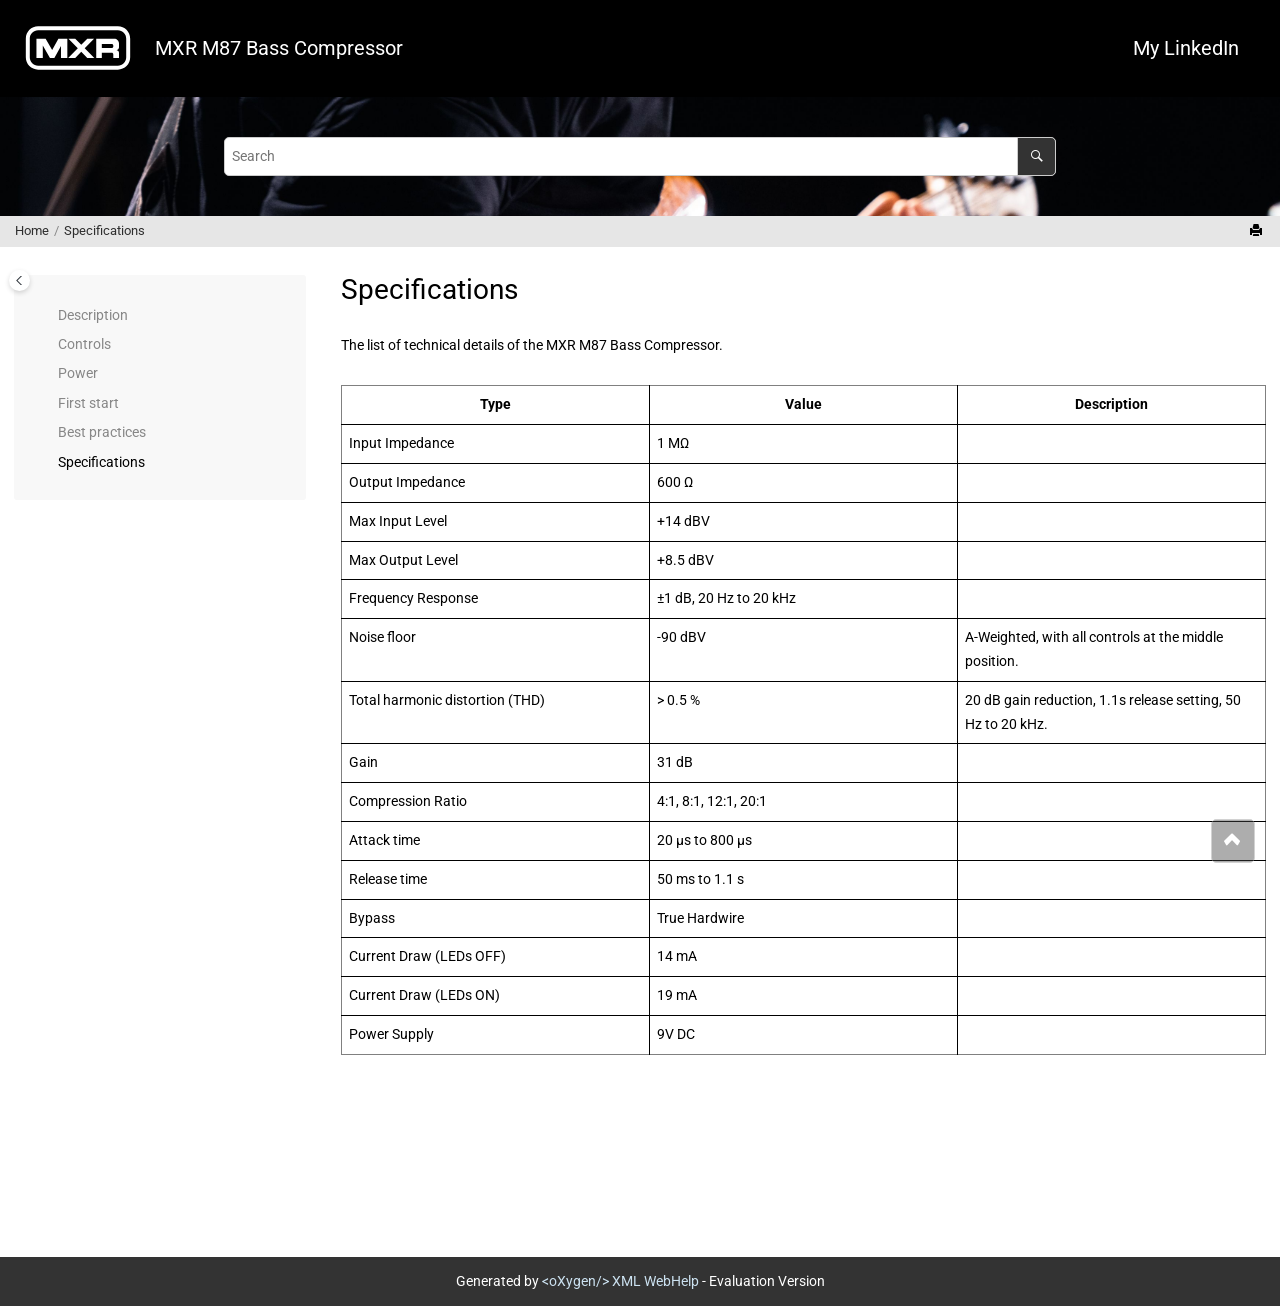
<file: webhelp-responsive/specifications.html>
<!DOCTYPE html><html xmlns="http://www.w3.org/1999/xhtml" xml:lang="en" lang="en" data-whc_version="28.1">
    <head><link rel="shortcut icon" href="favicon.svg?buildId=20260828114402"/><link rel="icon" href="favicon.svg?buildId=20260828114402"/><meta http-equiv="Content-Type" content="text/html; charset=UTF-8"/><meta name="viewport" content="width=device-width, initial-scale=1.0"/><meta http-equiv="X-UA-Compatible" content="IE=edge"/><meta name="DC.rights.owner" content="(C) Copyright 2026"/><meta name="copyright" content="(C) Copyright 2026"/><meta name="generator" content="DITA-OT"/><meta name="DC.type" content="reference"/><meta name="description" content="The list of technical details of the MXR M87 Bass Compressor."/><meta name="DC.format" content="HTML5"/><meta name="DC.identifier" content="specifications"/>        
      <title>Specifications</title><!--  Generated with Oxygen version 28.1, build number 2026061900.  --><meta name="wh-path2root" content=""/><meta name="wh-toc-id" content="specifications-d178e74"/><meta name="wh-source-relpath" content="specifications.dita"/><meta name="wh-out-relpath" content="specifications.html"/>
    <link rel="stylesheet" type="text/css" href="./oxygen-webhelp/app/bootstrap.css?buildId=2026061900"/>
    <link rel="stylesheet" type="text/css" href="./oxygen-webhelp/app/jquery-ui.css?buildId=2026061900"/>
        
    <link rel="stylesheet" type="text/css" href="./oxygen-webhelp/app/topic.css?buildId=2026061900"/>
<link rel="stylesheet" type="text/css" href="oxygen-webhelp/template/oxygen-red.css?buildId=20260828114402"/><link rel="stylesheet" type="text/css" href="oxygen-webhelp/template/notes.css?buildId=20260828114402"/>
    <script src="./oxygen-webhelp/app/options/properties.js?buildId=20260828114402"></script>
    <script src="./oxygen-webhelp/app/themes.js?buildId=20260828114402"></script>
    <script src="./oxygen-webhelp/app/localization/strings.js?buildId=2026061900"></script>
    <script src="./oxygen-webhelp/app/search/index/keywords.js?buildId=20260828114402"></script>
    
    <script defer="defer" src="./oxygen-webhelp/app/jquery.js?buildId=2026061900"></script>
    <script defer="defer" src="./oxygen-webhelp/app/jquery-ui.js?buildId=2026061900"></script>
    <script defer="defer" src="./oxygen-webhelp/app/jquery-bootpag.js?buildId=2026061900"></script>
    <script defer="defer" src="./oxygen-webhelp/app/jquery-highlight.js?buildId=2026061900"></script>
    <script defer="defer" src="./oxygen-webhelp/app/popperjs-core.js?buildId=2026061900"></script>
    <script defer="defer" src="./oxygen-webhelp/app/bootstrap.js?buildId=2026061900"></script>
    <script defer="defer" src="./oxygen-webhelp/app/dompurify.js?buildId=2026061900"></script>
    <script defer="defer" src="./oxygen-webhelp/app/image-map.js?buildId=2026061900"></script>
    <script defer="defer" src="./oxygen-webhelp/app/maphilight.js?buildId=2026061900"></script>

    <script defer="defer" src="./oxygen-webhelp/app/topic.js?buildId=2026061900"></script>
<link rel="stylesheet" type="text/css" href="webhelp-custom.css"/></head>

    <body id="specifications" class="wh_topic_page frmBody">
        <a class="visually-hidden-focusable" id="wh_jump_to_content" href="#wh_topic_body">
            Jump to main content
        </a>
        
        
        
        
        <header class="navbar navbar-default wh_header">
    <div class="container-fluid navbar-expand-md">
        <div class="wh_header_flex_container navbar-nav navbar-dark">
            <div class="wh_logo_and_publication_title_container">
                <div class="wh_logo_and_publication_title">
                    
                    <a href="https://www.jimdunlop.com/products/electronics/mxr/" class=" wh_logo d-none d-sm-block " target="_blank" rel="noopener"><img src="mxr-logo.svg?buildId=20260828114402" alt="MXR M87 Bass Compressor"/></a>
                    <div class=" wh_publication_title "><a href="index.html"><span class="title">MXR M87 Bass Compressor</span></a></div>
                    
                </div>
                
                <button type="button" data-bs-target="#wh_top_menu_and_indexterms_link" id="wh_menu_mobile_button" data-bs-toggle="collapse" class="navbar-toggler collapsed wh_toggle_button" aria-expanded="false" aria-label="Toggle menu" aria-controls="wh_top_menu_and_indexterms_link">
                    <span class="navbar-toggler-icon"></span>
                </button>
            </div>

            <div class="wh_top_menu_and_indexterms_link collapse navbar-collapse" id="wh_top_menu_and_indexterms_link">
                
                <nav class=" wh_top_menu " aria-label="Menu Container"><ul role="menubar" aria-label="Menu"><li role="menuitem"><span id="description-d178e13-mi" data-tocid="description-d178e13" data-state="leaf" class=" topicref " data-id="description"><span class="title"><a href="description.html">Description</a></span></span></li><li role="menuitem"><span id="controls-d178e25-mi" data-tocid="controls-d178e25" data-state="leaf" class=" topicref " data-id="controls"><span class="title"><a href="controls.html">Controls</a></span></span></li><li role="menuitem"><span id="power-d178e37-mi" data-tocid="power-d178e37" data-state="leaf" class=" topicref " data-id="power"><span class="title"><a href="power.html">Power</a></span></span></li><li role="menuitem"><span id="first_start-d178e49-mi" data-tocid="first_start-d178e49" data-state="leaf" class=" topicref " data-id="first_start"><span class="title"><a href="first_start.html">First start</a></span></span></li><li role="menuitem"><span id="best_practices-d178e62-mi" data-tocid="best_practices-d178e62" data-state="leaf" class=" topicref " data-id="best_practices"><span class="title"><a href="best_practices.html">Best practices</a></span></span></li><li role="menuitem"><span id="specifications-d178e74-mi" data-tocid="specifications-d178e74" data-state="leaf" class=" topicref " data-id="specifications"><span class="title"><a href="specifications.html">Specifications</a></span></span></li></ul></nav>
                
                
                <div class="custom-header-link">
    <a href="https://www.linkedin.com/in/lev-pullynen/">My LinkedIn</a>
</div>
            </div>
        </div>
    </div>
</header>
        
        
         
        
        <div class=" wh_search_input navbar-form wh_topic_page_search search " role="form">
            
            
            
            <form id="searchForm" method="get" role="search" action="search.html"><div><input type="search" placeholder="Search " class="wh_search_textfield" id="textToSearch" name="searchQuery" aria-label="Search query" required="required"/><button type="submit" class="wh_search_button" aria-label="Search"><span class="search_input_text">Search</span></button></div></form>
            
            
            
        </div>
        
        <div class="container-fluid navbar-expand-md" id="wh_topic_container">
            <div class="row">

                <nav class="wh_tools d-print-none" aria-label="Tools">
                    
                    <div data-tooltip-position="bottom" class=" wh_breadcrumb "><ol class="d-print-none"><li><span class="home"><a href="index.html"><span>Home</span></a></span></li><li class="active"><div class="topicref" data-id="specifications"><div class="title"><a href="specifications.html">Specifications</a><div class="wh-tooltip"><p class="shortdesc">The list of technical details of the MXR M87 Bass Compressor.</p></div></div></div></li></ol></div>
                    
                    
                    
                    <div class="wh_right_tools">
                        <button class="wh_hide_highlight" aria-label="Toggle search highlights" title="Toggle search highlights"></button>
                        <button class="webhelp_full_width_link" data-next-state="expanded" aria-label="Maximize to full width" title="Maximize to full width"></button>
                        <button class="webhelp_expand_collapse_sections" data-next-state="collapsed" aria-label="Collapse sections" title="Collapse sections"></button>
                        
                        
                        
                        
                        <div class=" wh_print_link print d-none d-md-inline-block "><button onClick="window.print()" title="Print this page" aria-label="Print this page"></button></div>
                        
                        
                        <button type="button" id="wh_toc_button" class="custom-toggler navbar-toggler collapsed wh_toggle_button navbar-light" aria-expanded="false" aria-label="Toggle publishing table of content" aria-controls="wh_publication_toc">
                            <span class="navbar-toggler-icon"></span>
                        </button>
                    </div>
                    
                </nav>
            </div>
            
            
            
            
            <div class="wh_content_area">
                <div class="row">
                    
                        <nav class="col-xxl-3 col-lg-3 col-md-3 col-sm-12 d-md-block d-none d-print-none" id="wh_publication_toc" aria-label="Table of Contents Container">
                            <div id="wh_publication_toc_content">
	                            <button id="wh_close_publication_toc_button" class="close-toc-button d-none" aria-label="Toggle publishing table of content" aria-controls="wh_publication_toc" aria-expanded="true">
		                            <span class="close-toc-icon-container">
		                                <span class="close-toc-icon"></span>     
		                            </span>
		                        </button>
		                        
                            	<div class=" wh_publication_toc " data-tooltip-position="bottom"><span class="expand-button-action-labels"><span id="button-expand-action" role="button" aria-label="Expand"></span><span id="button-collapse-action" role="button" aria-label="Collapse"></span><span id="button-pending-action" role="button" aria-label="Pending"></span></span><ul role="tree" aria-label="Table of Contents"><li role="treeitem"><div data-tocid="description-d178e13" class="topicref" data-id="description" data-state="leaf"><span class="wh-expand-btn"></span><div class="title"><a href="description.html" id="description-d178e13-link">Description</a><div class="wh-tooltip"><p class="shortdesc">MXR M87 Bass Compressor is a compressor pedal for bass guitar.</p></div></div></div></li><li role="treeitem"><div data-tocid="controls-d178e25" class="topicref" data-id="controls" data-state="leaf"><span class="wh-expand-btn"></span><div class="title"><a href="controls.html" id="controls-d178e25-link">Controls</a><div class="wh-tooltip"><p class="shortdesc">Use the pedal’s control knobs to shape how your signal is compressed. </p></div></div></div></li><li role="treeitem"><div data-tocid="power-d178e37" class="topicref" data-id="power" data-state="leaf"><span class="wh-expand-btn"></span><div class="title"><a href="power.html" id="power-d178e37-link">Power</a><div class="wh-tooltip"><p class="shortdesc">The pedal requires 9V DC power to operate.</p></div></div></div></li><li role="treeitem"><div data-tocid="first_start-d178e49" class="topicref" data-id="first_start" data-state="leaf"><span class="wh-expand-btn"></span><div class="title"><a href="first_start.html" id="first_start-d178e49-link">First start</a><div class="wh-tooltip"><p class="shortdesc">This is a basic workflow with the compressor as your only pedal. </p></div></div></div></li><li role="treeitem"><div data-tocid="best_practices-d178e62" class="topicref" data-id="best_practices" data-state="leaf"><span class="wh-expand-btn"></span><div class="title"><a href="best_practices.html" id="best_practices-d178e62-link">Best practices</a><div class="wh-tooltip"><p class="shortdesc">Things to keep in mind when using compression.</p></div></div></div></li><li role="treeitem" class="active"><div data-tocid="specifications-d178e74" class="topicref" data-id="specifications" data-state="leaf"><span class="wh-expand-btn"></span><div class="title"><a href="specifications.html" id="specifications-d178e74-link">Specifications</a><div class="wh-tooltip"><p class="shortdesc">The list of technical details of the MXR M87 Bass Compressor.</p></div></div></div></li></ul></div>
		                        
                            </div>
                        </nav>
                    
                    
                    <div class="col-xxl-9 col-lg-9 col-md-9 col-sm-12" id="wh_topic_body">
                        
                        <div class=" wh_topic_content body "><main role="main"><article class="- topic/topic       reference/reference topic reference" role="article" aria-labelledby="ariaid-title1">
    <h1 class="- topic/title title topictitle1" id="ariaid-title1">Specifications</h1>
    
    <div class="- topic/body reference/refbody body refbody"><p class="- topic/shortdesc shortdesc">The list of technical details of the MXR M87 Bass Compressor.</p>
        <div class="simpletable-container"><table cellpadding="4" cellspacing="0" id="specifications__table_atk_13g_3kc" data-ofbid="specifications__table_atk_13g_3kc" border="1" class="- topic/simpletable reference/properties simpletable properties simpletableborder"><colgroup><col style="width:33.33333333333333%"/><col style="width:33.33333333333333%"/><col style="width:33.33333333333333%"/></colgroup><thead><tr class="- topic/sthead reference/prophead sthead prophead"><th class="- topic/stentry reference/proptypehd stentry proptypehd" scope="col" id="d1690e2">Type</th><th class="- topic/stentry reference/propvaluehd stentry propvaluehd" scope="col" id="d1690e4">Value</th><th class="- topic/stentry reference/propdeschd stentry propdeschd" scope="col" id="d1690e6">Description</th></tr></thead><tbody><tr class="- topic/strow reference/property strow property"><td style="vertical-align:top;" class="- topic/stentry reference/proptype stentry proptype">Input Impedance</td><td style="vertical-align:top;" class="- topic/stentry reference/propvalue stentry propvalue">1 MΩ</td><td style="vertical-align:top;" class="- topic/stentry reference/propdesc stentry propdesc"> </td></tr><tr class="- topic/strow reference/property strow property"><td style="vertical-align:top;" class="- topic/stentry reference/proptype stentry proptype">Output Impedance</td><td style="vertical-align:top;" class="- topic/stentry reference/propvalue stentry propvalue">600 Ω</td><td style="vertical-align:top;" class="- topic/stentry reference/propdesc stentry propdesc"> </td></tr><tr class="- topic/strow reference/property strow property"><td style="vertical-align:top;" class="- topic/stentry reference/proptype stentry proptype">Max Input Level</td><td style="vertical-align:top;" class="- topic/stentry reference/propvalue stentry propvalue">+14 dBV</td><td style="vertical-align:top;" class="- topic/stentry reference/propdesc stentry propdesc"> </td></tr><tr class="- topic/strow reference/property strow property"><td style="vertical-align:top;" class="- topic/stentry reference/proptype stentry proptype">Max Output Level</td><td style="vertical-align:top;" class="- topic/stentry reference/propvalue stentry propvalue">+8.5 dBV</td><td style="vertical-align:top;" class="- topic/stentry reference/propdesc stentry propdesc"> </td></tr><tr class="- topic/strow reference/property strow property"><td style="vertical-align:top;" class="- topic/stentry reference/proptype stentry proptype">Frequency Response</td><td style="vertical-align:top;" class="- topic/stentry reference/propvalue stentry propvalue">±1 dB, 20 Hz to 20 kHz</td><td style="vertical-align:top;" class="- topic/stentry reference/propdesc stentry propdesc"> </td></tr><tr class="- topic/strow reference/property strow property"><td style="vertical-align:top;" class="- topic/stentry reference/proptype stentry proptype">Noise floor</td><td style="vertical-align:top;" class="- topic/stentry reference/propvalue stentry propvalue">-90 dBV</td><td style="vertical-align:top;" class="- topic/stentry reference/propdesc stentry propdesc"> A-Weighted, with all controls at the middle position. </td></tr><tr class="- topic/strow reference/property strow property"><td style="vertical-align:top;" class="- topic/stentry reference/proptype stentry proptype">Total harmonic distortion (THD)</td><td style="vertical-align:top;" class="- topic/stentry reference/propvalue stentry propvalue">&gt; 0.5 %</td><td style="vertical-align:top;" class="- topic/stentry reference/propdesc stentry propdesc"> 20 dB gain reduction, 1.1s release setting, 50 Hz to 20 kHz. </td></tr><tr class="- topic/strow reference/property strow property"><td style="vertical-align:top;" class="- topic/stentry reference/proptype stentry proptype">Gain</td><td style="vertical-align:top;" class="- topic/stentry reference/propvalue stentry propvalue">31 dB</td><td style="vertical-align:top;" class="- topic/stentry reference/propdesc stentry propdesc"> </td></tr><tr class="- topic/strow reference/property strow property"><td style="vertical-align:top;" class="- topic/stentry reference/proptype stentry proptype">Compression Ratio</td><td style="vertical-align:top;" class="- topic/stentry reference/propvalue stentry propvalue">4:1, 8:1, 12:1, 20:1</td><td style="vertical-align:top;" class="- topic/stentry reference/propdesc stentry propdesc"> </td></tr><tr class="- topic/strow reference/property strow property"><td style="vertical-align:top;" class="- topic/stentry reference/proptype stentry proptype">Attack time</td><td style="vertical-align:top;" class="- topic/stentry reference/propvalue stentry propvalue">20 µs to 800 µs</td><td style="vertical-align:top;" class="- topic/stentry reference/propdesc stentry propdesc"> </td></tr><tr class="- topic/strow reference/property strow property"><td style="vertical-align:top;" class="- topic/stentry reference/proptype stentry proptype">Release time</td><td style="vertical-align:top;" class="- topic/stentry reference/propvalue stentry propvalue">50 ms to 1.1 s</td><td style="vertical-align:top;" class="- topic/stentry reference/propdesc stentry propdesc"> </td></tr><tr class="- topic/strow reference/property strow property"><td style="vertical-align:top;" class="- topic/stentry reference/proptype stentry proptype">Bypass</td><td style="vertical-align:top;" class="- topic/stentry reference/propvalue stentry propvalue">True Hardwire</td><td style="vertical-align:top;" class="- topic/stentry reference/propdesc stentry propdesc"> </td></tr><tr class="- topic/strow reference/property strow property"><td style="vertical-align:top;" class="- topic/stentry reference/proptype stentry proptype">Current Draw (LEDs OFF)</td><td style="vertical-align:top;" class="- topic/stentry reference/propvalue stentry propvalue">14 mA</td><td style="vertical-align:top;" class="- topic/stentry reference/propdesc stentry propdesc"> </td></tr><tr class="- topic/strow reference/property strow property"><td style="vertical-align:top;" class="- topic/stentry reference/proptype stentry proptype">Current Draw (LEDs ON)</td><td style="vertical-align:top;" class="- topic/stentry reference/propvalue stentry propvalue">19 mA</td><td style="vertical-align:top;" class="- topic/stentry reference/propdesc stentry propdesc"> </td></tr><tr class="- topic/strow reference/property strow property"><td style="vertical-align:top;" class="- topic/stentry reference/proptype stentry proptype">Power Supply</td><td style="vertical-align:top;" class="- topic/stentry reference/propvalue stentry propvalue">9V DC</td><td style="vertical-align:top;" class="- topic/stentry reference/propdesc stentry propdesc"> </td></tr></tbody></table></div>
    </div>
</article></main></div>
                        
                        
                        
                        
                        
                        
                    </div>
                    
                </div>
            </div>
            
            
            
        </div> 
        <footer class="navbar navbar-default wh_footer">
  <div class=" footer-container mx-auto ">
    Generated by <a class="oxyFooter" href="http://www.oxygenxml.com/xml_webhelp.html" target="_blank" rel="noopener">&lt;oXygen/&gt; XML WebHelp</a> - Evaluation Version
  </div>
</footer>
        
        <button id="go2top" class="d-print-none" title="Go to top">
            <span class="oxy-icon oxy-icon-up"></span>
        </button>
        
        <div id="modal_img_large" class="modal">
            <span class="close oxy-icon oxy-icon-remove"></span>
            <div id="modal_img_container"></div>
            <div id="caption"></div>
        </div>
        
        
        
    </body>
</html>
</file>
<file: webhelp-responsive/oxygen-webhelp/template/oxygen-red.css>
/*
 * ==============================================
 * Skin for oXygen generated WebHelp.
 * ==============================================
 */


/*
 * ------------------------------------------------------------------
 *  
 * Fonts.
 *  
 */
@import url("https://fonts.googleapis.com/css?family=Roboto:400,700,300");

html, body {
    min-width:100%;
}

body{
    font-family: Roboto, sans-serif;
}

    /*
     * ------------------------------------------------------------------
     *
     * Fight with bootstrap
     *
     */
.navbar-brand{
    height:auto;
}
.navbar {
    border:none;
    border-radius:0;
    margin:0;
}
.wh_header{
    background: #000 none;
    color: #ffffff;
}
a,
a:hover,
a:visited{
    color: #337ab7;
}
a:hover{
    text-decoration: none;
}


/*
 * ------------------------------------------------------------------
 *  
 * Publication titles
 *  
 */
 .wh_publication_title > a{
     color:#fff;
     font-size: 1.4em;
}



/*
 * ------------------------------------------------------------------
 *  
 * Menu
 *  
 */
.wh_top_menu {
    text-transform: uppercase;
    margin: .4em 0;
    font-size: 0.9em;
}
.wh_top_menu a{
    color: #fff;
    line-height: 2em;
}

/* The submenus */
.wh_top_menu ul ul {
    background-color: #333;
}
.wh_top_menu ul li:hover,
.wh_top_menu.activated-on-click ul li.active {
    background-color: #333;
}
.wh_top_menu ul ul li a:focus,
.wh_top_menu ul ul li a:hover {
    background: #000;
    color: #FFF;
}
.wh_top_menu ul ul li {
    border-top-color: #000;
    width: 270px;
    text-transform: capitalize;
}
.wh_top_menu ul ul li.has-children:after{
}

/*
 * ------------------------------------------------------------------
 *  
 * Link to the index.
 * 
 */
 .wh_indexterms_link a span{
    display:none;
}
.wh_indexterms_link a:before{
    color:#fff;
}


/*
 * ------------------------------------------------------------------
 *  
 * Breadcrumb
 *  
 */
.wh_breadcrumb ol {
    color: #878787;
}
.wh_breadcrumb ol a {
    color:inherit;
}
.wh_breadcrumb ol .active {
    color: #5185cb;
}


/*
 * ------------------------------------------------------------------
 *  
 * Tools and navigation
 * 
 */
.wh_tools{
    background-color: #ECF2F9;
    margin: 1em 0 2em;
}

.wh_print_link,
.wh_navigation_links,
.wh_navigation_links .navnext,
.wh_navigation_links .navprev{
}

.webhelp_full_width_link,
.wh_print_link button,
.webhelp_expand_collapse_sections,
.wh_hide_highlight,
.oxy-icon-pdf-link,
.wh-md-menu-button,
.wh_navigation_links a,
.wh_navigation_links a:hover,
.wh_navigation_links a:active,
.wh_navigation_links a:visited,
.wh_print_link a:before,
.wh_navigation_links a:before,
.wh_navigation_links a:hover:before,
.wh_navigation_links a:active:before,
.wh_navigation_links a:visited:before{
    color: #347bb7;
    text-decoration: none;
}


/*
 * ------------------------------------------------------------------
 *  
 * Tiles
 * 
 */
.wh_tile {
    background-color: #EFEFEF;
    font-weight: 300;
}
.wh_tile_shortdesc{
    margin-top:1em;
    text-align: center;
    color: #0D1A2B;
    font-size:1.1em;
}
.wh_tile_text:after{
    background: linear-gradient(to bottom, rgba(239, 239, 239, 0), rgba(239, 239, 239, 1) 75%);
}
.wh_tile_title{
    font-size:1.7em;
    text-align: center;
    text-decoration: none;
}
.wh_tile_title a{
    color: #3077be;
    line-height:1.3em
}
@media only screen and (max-width: 767px) {
    .wh_tile > div {
        height: auto;
    }
}

/* 
You can style some of the tiles in a special way. 
Example:
.wh_tiles *[data-id='getting_started']{
    background-color:gray;
}
*/


/*
 * ------------------------------------------------------------------
 *  
 * Search area
 * 
 */
.wh_search_input{
    display:block;
    margin:0;
    position:relative;
    background: url('resources/images/bgr_right_small.png') right no-repeat #A6402B;
    padding: 40px 0;
}

.wh_welcome:not(:empty){
    font-size: 4em;
    margin: 0 auto;
    font-family: 'Roboto Thin', sans-serif;
    padding: 0 0 1.5em 0;
    text-shadow: none;
}

.wh_main_page .wh_search_input{
    padding: 115px 0;
    background: url('resources/images/bgr_right.png') right no-repeat #A6402B;

}
.wh_search_textfield{
    border: solid 1px #CCC;
    border-radius: 5px;
    padding: 0 .5em;
    position: relative;
    height: 2.8em;
}
.wh_search_button{
    border: solid 1px #CCC;
    border-radius: 0 5px 5px 0;
    padding: 0.6em 1em;
    color:#fff;
    background-color: #333333;
    height: 2.8em;
}

/* Search autocomplete icons */
.search-autocomplete-proposal-type-history a,
.search-autocomplete-proposal-type-history a:hover,
.search-autocomplete-proposal-type-history a:visited,
.search-autocomplete-proposal-type-history a:active{
    text-decoration: none;
    color:inherit;
    font-size: 0.8em;
}

.ui-state-active .search-autocomplete-proposal-type-history a,
.ui-state-active .search-autocomplete-proposal-type-history a:hover,
.ui-state-active .search-autocomplete-proposal-type-history a:visited,
.ui-state-active .search-autocomplete-proposal-type-history a:active{
    color: #fff;
}

.ui-state-active{
    background-color: #999; 
}

/* Active search page */
#wh-search-pagination > ul > li.active > a {
    background-color: #346ec5;
}

/* Selected autocomplete item */
.ui-menu-item .ui-state-active {
    background-color: #333333;
    border: none;
    margin: 0;
}


/*@media only screen and (max-width: 999px) {*/
    /*.wh_search_input:after{*/
        /*display:none;*/
    /*}*/

/*}*/
@media only screen and (max-width: 767px) {
    .wh_main_page .wh_search_input,
    .wh_search_input {
        padding: 3em 0;
    }
}


/*
 * ------------------------------------------------------------------
 *  
 * Publication TOC
 * 
 */
.wh_publication_toc{
    border-radius: 3px;
    padding: 1.5em 2em;
    background-color: #f8f8f8
}
.wh_publication_toc .active > .topicref a {
    color: #5185cb;
    font-weight: normal;
}
.wh_publication_toc div, .wh_publication_toc a, .wh_publication_toc a:visited, .wh_publication_toc a:hover {
    color: #878787;
}
.wh_publication_toc a:hover {
    text-decoration: underline;
}

.wh_publication_toc  ul  li{
    margin-top: .7em;
}

@media only screen and (max-width: 767px) {
    .wh_publication_toc {
        border-radius: 0;
        padding: 1em 0.5em;
        margin-top: 10px;
        border: 1px solid #e0e0e0;
    }

    .wh_related_links,
    .wh_child_links,
    .wh_topic_content .related-links{
        border: 1px solid #e0e0e0;
    }
}

/* Publication TOC tooltip */
.wh_breadcrumb .topicref .wh-tooltip,
.wh-toc-tooltip {
    background-color: #A6402B;
    color: #fff;
    font-size: 1.4rem;
}

.wh_breadcrumb .topicref .wh-tooltip a,
.wh-toc-tooltip a {
    color: #fff;
    text-decoration: underline;
}

/* Tooltip arrow. */

[data-tooltip-position="left"] .topicref .wh-tooltip::before,
[data-tooltip-position="left"] .wh-toc-tooltip::before {
    border-left-color: #A6402B;
}

[data-tooltip-position="right"] .topicref .wh-tooltip::before,
[data-tooltip-position="right"] .wh-toc-tooltip::before {
    border-right-color: #A6402B;
}

[data-tooltip-position="bottom"] .topicref .wh-tooltip::before,
[data-tooltip-position="bottom"] .wh-toc-tooltip::before {
    border-bottom-color: #A6402B;
}

[data-tooltip-position="top"] .topicref .wh-tooltip::before,
[data-tooltip-position="top"] .wh-toc-tooltip::before {
    border-top-color: #A6402B;
}

/*
 * ------------------------------------------------------------------
 *
 * Footer
 * 
 */
.wh_footer{
    text-align: center;
    padding: 1em;
    position:relative;
    bottom: 0;
    width: 100%;
    color: #ffffff;
    background: none #333333;
    margin-top: 2em;
}

.wh_footer a{
    color: #CCE2F1;
}

/*
 * ------------------------------------------------------------------
 *  
 * Topic content
 * 
 */
.wh_topic_content,.wh_content_area {
    color: #000000;
    line-height: 1.7em;
    margin-bottom: 80px;
}
.wh_main_page .wh_content_area {
    margin: 40px 0;
}
.wh_topic_content .title.topictitle1 {
    font-size: 2em;
    margin-bottom: 1em;
    line-height: 1.1em;
}
.wh_related_links,
.wh_child_links,
.wh_topic_content .related-links{
    border-top: 1px solid #ccc;
    padding-top: 7px;
    margin-top: 0;
}

.wh_related_links,
.wh_topic_content .related-links{
    padding: .5em 1.5em ;
}

.wh_child_links {
    padding: 1.5em ;
}
.related-links strong{
    font-weight: 500;
}

.related-links a,
.related-links a:visited {
    color: #5185cb;
    padding-bottom: .3em;
}

.topictitle3{font-weight:400}

.filepath {
    color: #c7254e !important;
}

/*
 * ------------------------------------------------------------------
 *  
 * Search results.
 * 
 */
.searchresult {
    list-style: none;
}

.searchresult li a {
    color:#346ec5;
}
.searchresult .shortdesclink {
    margin: .3em .5em 0 0;
}
.wh_search_expression{
    font-weight:bold;
}

/* Search relative path */
.searchresult li .relativePath a {
    color: #666;
}

/*--------- Search results breadcrumb ----------*/
.search-breadcrumb li a {
    background: #ECF2F9;
}
.search-breadcrumb li .title:before,
.search-breadcrumb li .title:after {
    border-color: #ECF2F9;
}
.search-breadcrumb li .title:before {
    border-left-color: transparent;
}
.search-breadcrumb li .title:after {
    border-color: transparent;
    border-left-color: #ECF2F9;
}

/*
 * ------------------------------------------------------------------
 *  
 * Index terms.
 * 
 */
.wh_index_terms span.wh_first_letter {
    color: #346ec5;
}
.wh_index_terms #indexList{
    padding:0;
}



/*
 * ------------------------------------------------------------------
 *  
 * Tree TOC for the main page.
 * 
 */
.wh_main_page_toc{
}


.wh_main_page_toc .expanded, .wh_main_page_toc .wh_main_page_toc_accordion_header:hover, .wh_main_page_toc>.wh_main_page_toc_entry:hover, .wh_main_page_toc_accordion_entries{
    background-color: #F2F8FF;
}

/**
 *
 * Styles used for RTL pages
 *
 */
html[dir='rtl'] .wh_top_menu:not(.activated-on-click) ul li:hover > ul,
html[dir='rtl'] .wh_top_menu.activated-on-click ul li:active > ul {
    max-width: 270px;
}
</file>
<file: webhelp-responsive/oxygen-webhelp/template/notes.css>
*[class~="topic/note"]:not([class~="hazard-d/hazardstatement"]) {
  border: 1px solid;
  border-radius: 11px;
}

/*notes-content-two-lines*/
span.note__title {
  display: block;
}

/*notes-colors-colorful*/
*[class~="topic/note"]:not([class~="hazard-d/hazardstatement"]) {
  background-color: rgba(0, 120, 160, 0.09);
  border-color: #0078A0;
}
*[class~="topic/note"].note_danger,
*[class~="topic/note"].note_caution {
  background-color: rgba(255, 202, 45, 0.1);
  border-color: #606060;
}
*[class~="topic/note"].note_warning,
*[class~="topic/note"].note_attention,
*[class~="topic/note"].note_important {
  background-color: rgba(255, 202, 45, 0.1);
  border-color: #FFCA2D;
}
*[class~="topic/note"].note_restriction {
  background-color: rgba(255, 52, 45, 0.1);
  border-color: #FF342D;
}
</file>
<file: webhelp-responsive/webhelp-custom.css>
.wh_main_page .wh_search_input, .wh_search_input {
    background: url('pexels-lucaluperto-11969479.jpg');
    background-size: cover
}

.wh_top_menu {
    display: none;
}
.custom-header-link a {
    padding: .5em 1em;
    color: white;
    font-size: 1.4em;
}

.wh_main_page_toc_entry a, .wh_main_page_toc_entry a:visited {
    color: #2e2e2e;
    font-size: large;
}

.section-title a {
    color: #878787;
}
.wh_main_page_toc_entry a:hover, .section-title > a:hover, .wh_breadcrumb ol a:hover {
    color: #2e2e2e;
    text-decoration: underline;
}
.wh_breadcrumb ol a {
    color: #2e2e2e;
}

.wh_toc_shortdesc {
    font-size:inherit;
    padding-left: 37px;
}

.wh_main_page_toc_entry a[data-id]::before {
    content: "";
    display: inline-block;
    margin-right: 5px;
    width: 32px;
    height: 32px;
    background: var(--toc-icon) no-repeat center;
    background-size: contain;
    vertical-align: middle;
}

.wh_main_page_toc_entry a[data-id="controls"] {
    --toc-icon: url("icon-controls.svg");
}

.wh_main_page_toc_entry a[data-id="description"] {
    --toc-icon: url("icon-description.svg");
}

.wh_main_page_toc_entry a[data-id="power"] {
    --toc-icon: url("icon-power.svg");
}

.wh_main_page_toc_entry a[data-id="first_start"] {
    --toc-icon: url("icon-first-start.svg");
}

.wh_main_page_toc_entry a[data-id="best_practices"] {
    --toc-icon: url("icon-best-practices.svg");
}
.wh_main_page_toc_entry a[data-id="specifications"] {
    --toc-icon: url("icon-specifications.svg");
}
.wh_main_page_toc>.wh_main_page_toc_accordion_header, .wh_main_page_toc>.wh_main_page_toc_entry {
    padding: .5em;
}

.wh_tools, .wh_main_page_toc .expanded, .wh_main_page_toc .wh_main_page_toc_accordion_header:hover, .wh_main_page_toc>.wh_main_page_toc_entry:hover, .wh_main_page_toc_accordion_entries {
    background: #e6e6e6;
}

/*.webhelp_full_width_link, .wh_print_link button {*/
/*    color: black;*/
/*}*/
.wh_right_tools button {
    color: black;
}
.wh_publication_toc .active > .topicref a {
    color: black;
}


.wh-toc-tooltip {
    padding: 15px;
    background: black;
    min-width: 12em;
}

[data-tooltip-position="bottom"] .topicref .wh-tooltip::before, [data-tooltip-position="bottom"] .wh-toc-tooltip::before {
    border-bottom-color: black;
}
.close-toc-icon-container {
    transition: transform 0.2s ease;
    box-shadow: none;
}

.figcap {
    display: none;
}
</file>
